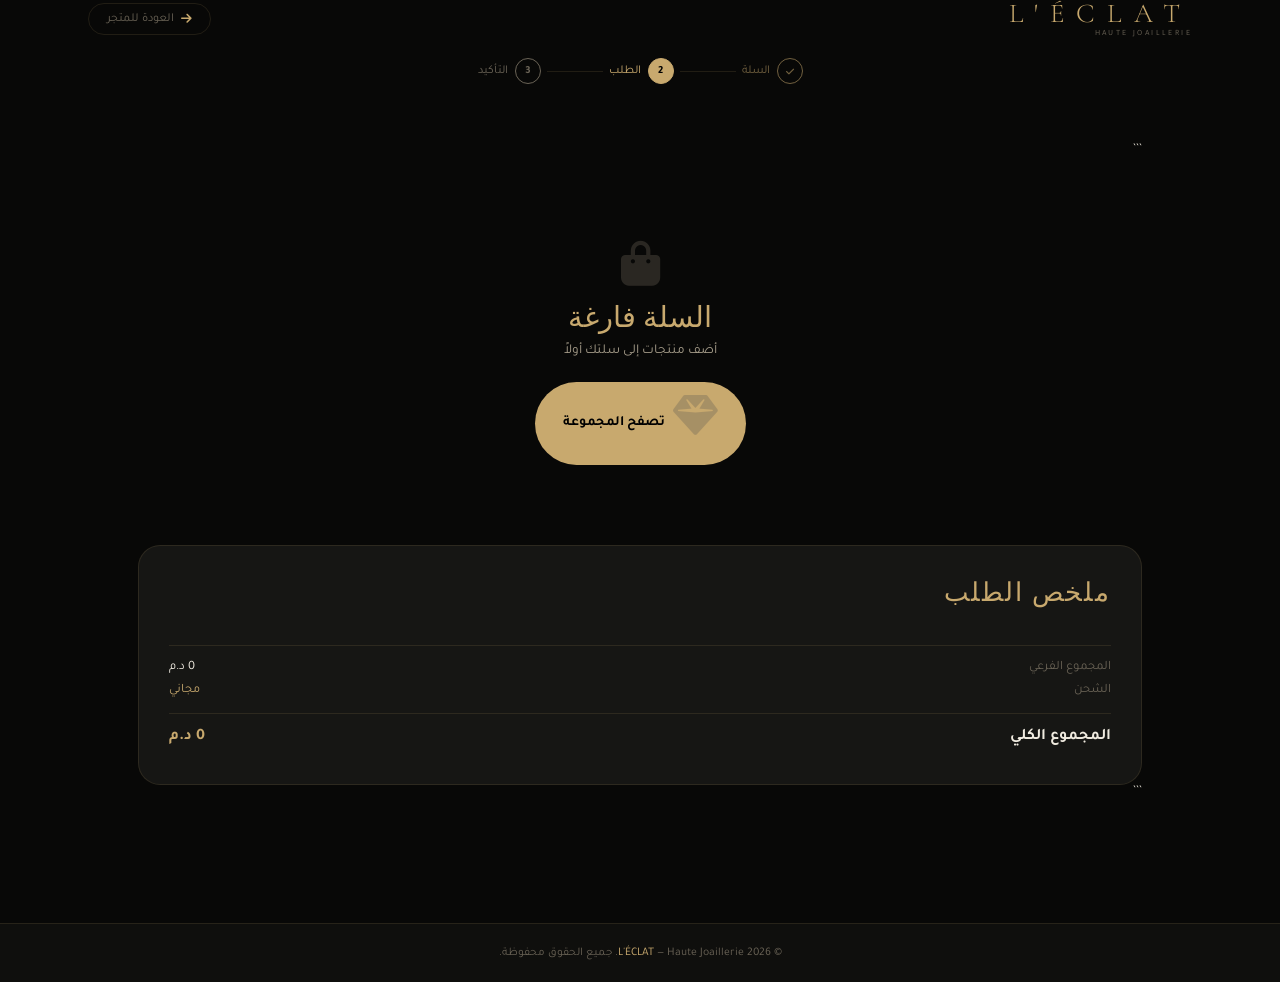
<file: checkout.html>
<!DOCTYPE html>

<html lang="ar" dir="rtl">
<head>
  <meta charset="UTF-8" />
  <meta name="viewport" content="width=device-width, initial-scale=1.0" />
  <title>إتمام الشراء — L'ÉCLAT</title>
  <link rel="preconnect" href="https://fonts.googleapis.com" />
  <link rel="preconnect" href="https://fonts.gstatic.com" crossorigin />
  <link href="https://fonts.googleapis.com/css2?family=Cormorant+Garamond:ital,wght@0,300;0,400;1,400&family=Tajawal:wght@300;400;500;700&display=swap" rel="stylesheet" />
  <link rel="stylesheet" href="https://cdnjs.cloudflare.com/ajax/libs/font-awesome/6.5.0/css/all.min.css" crossorigin="anonymous" />
  <style>
    :root {
      --gold: #c8a96e;
      --gold-l: #e2c98c;
      --gold-dim: rgba(200,169,110,.13);
      --bg: #080807;
      --bg2: #0f0f0d;
      --bg3: #161614;
      --sf: #1c1b18;
      --line: rgba(200,169,110,.13);
      --txt: #f0ebe0;
      --ts: #a89f8c;
      --tm: #6a6356;
      --r: 14px;
      --rl: 22px;
      --rp: 999px;
      --hh: 64px;
      --tr: .3s cubic-bezier(.4,0,.2,1);
      --fd: 'Cormorant Garamond', Georgia, serif;
    }
    *, *::before, *::after { margin:0; padding:0; box-sizing:border-box; }
    html { overflow-x:hidden; scroll-behavior:smooth; }
    body {
      font-family: 'Tajawal', sans-serif;
      background: var(--bg);
      color: var(--txt);
      direction: rtl;
      overflow-x: hidden;
      min-height: 100vh;
    }
    ::-webkit-scrollbar { width:4px; }
    ::-webkit-scrollbar-track { background:var(--bg); }
    ::-webkit-scrollbar-thumb { background:var(--gold-dim); border-radius:4px; }
    a { color:inherit; text-decoration:none; }
    :focus-visible { outline:2px solid var(--gold); outline-offset:3px; border-radius:4px; }

```
/* ── NAV ── */
.nav {
  position: sticky; top: 0; z-index: 500;
  height: var(--hh);
  border-bottom: 1px solid var(--line);
  backdrop-filter: blur(20px);
  background: rgba(8,8,7,.9);
}
.nav-in {
  max-width: 1200px; margin-inline: auto;
  padding-inline: clamp(16px,4vw,48px);
  height: 100%; display: flex; align-items: center; justify-content: space-between;
}
.brand { display:flex; flex-direction:column; line-height:1; }
.bn {
  font-family: var(--fd); color: var(--gold);
  font-size: clamp(1.2rem,3vw,1.7rem);
  font-weight: 300; letter-spacing: clamp(.15em,1.5vw,.45em); text-transform: uppercase;
}
.bs { font-size:.5rem; letter-spacing:.3em; color:var(--tm); text-transform:uppercase; margin-top:3px; }
.back-link {
  display: inline-flex; align-items: center; gap:7px;
  padding: 8px 18px; border: 1px solid var(--line); border-radius: var(--rp);
  color: var(--tm); font-size: .76rem; font-family: inherit;
  background: none; cursor: pointer; transition: all var(--tr);
}
.back-link:hover { border-color: var(--gold); color: var(--gold); }
.back-link i { color: var(--gold); }

/* ── STEPS ── */
.steps {
  max-width: 1200px; margin-inline: auto;
  padding: 20px clamp(16px,4vw,48px);
  display: flex; align-items: center; justify-content: center; gap:0;
}
.stp { display:flex; align-items:center; gap:7px; font-size:.75rem; color:var(--tm); }
.stp.active { color:var(--gold); }
.stp.done   { color:var(--gold); opacity:.55; }
.stp-c {
  width:26px; height:26px; border-radius:50%;
  border:1px solid currentColor;
  display:flex; align-items:center; justify-content:center;
  font-size:.68rem; font-weight:700; flex-shrink:0;
}
.stp.active .stp-c { background:var(--gold); border-color:var(--gold); color:#000; }
.stp-line { width:clamp(20px,5vw,56px); height:1px; background:var(--line); margin:0 6px; }

/* ── LAYOUT ── */
.wrap {
  max-width: 1100px; margin-inline: auto;
  padding: clamp(20px,3vw,40px) clamp(16px,4vw,48px);
}
.grid {
  display: grid; grid-template-columns: 1.2fr 1fr;
  gap: clamp(16px,3vw,36px); align-items: start;
}
@media(max-width:780px) { .grid { grid-template-columns:1fr; } }

/* ── CARDS ── */
.card {
  background: var(--bg3); border: 1px solid var(--line);
  border-radius: var(--rl); padding: clamp(20px,3vw,34px);
}
.card + .card { margin-top: 14px; }
.card-h { font-family:var(--fd); font-size:clamp(1.2rem,2.5vw,1.65rem); font-weight:300; color:var(--gold); letter-spacing:.07em; margin-bottom:5px; }
.card-s { font-size:.78rem; color:var(--tm); margin-bottom:20px; }

/* ── FORM ── */
.fg { margin-bottom:14px; }
.frow { display:grid; grid-template-columns:1fr 1fr; gap:12px; }
@media(max-width:480px) { .frow { grid-template-columns:1fr; } }
.fl {
  display:block; font-size:.63rem; letter-spacing:.12em;
  text-transform:uppercase; color:var(--tm); margin-bottom:6px;
}
.fi {
  width:100%; padding:12px 14px;
  background:var(--sf); border:1px solid var(--line);
  border-radius:var(--r); color:var(--txt);
  font-family:'Tajawal',sans-serif; font-size:.86rem;
  outline:none; transition:border-color var(--tr), box-shadow var(--tr);
}
.fi::placeholder { color:var(--tm); }
.fi:focus { border-color:var(--gold); box-shadow:0 0 0 3px rgba(200,169,110,.1); }

/* ── SUBMIT ── */
.submit-btn {
  width:100%; padding:14px;
  background:var(--gold); border:none; border-radius:var(--rp);
  color:#000; font-family:'Tajawal',sans-serif;
  font-size:.95rem; font-weight:700; letter-spacing:.05em;
  cursor:pointer; transition:all var(--tr);
  display:flex; align-items:center; justify-content:center; gap:9px;
  margin-top:6px;
}
.submit-btn:hover:not(:disabled) { background:var(--gold-l); transform:translateY(-2px); box-shadow:0 10px 24px rgba(200,169,110,.25); }
.submit-btn:disabled { opacity:.4; cursor:not-allowed; transform:none; }
.secure {
  display:flex; align-items:center; gap:7px; justify-content:center;
  margin-top:10px; font-size:.7rem; color:var(--tm);
}
.secure i { color:var(--gold); }

/* ── ERROR ── */
.err {
  margin-top:10px; padding:10px 14px; border-radius:var(--r);
  font-size:.8rem; font-weight:500;
  background:rgba(192,57,43,.1); border:1px solid #c0392b; color:#e74c3c;
  display:none;
}
.err.show { display:block; }

/* ── SUMMARY ── */
.summary {
  background:var(--bg3); border:1px solid var(--line);
  border-radius:var(--rl); padding:clamp(20px,3vw,30px);
  position:sticky; top:calc(var(--hh) + 14px);
}
.s-items { display:flex; flex-direction:column; gap:13px; margin-bottom:18px; max-height:300px; overflow-y:auto; }
.s-item { display:flex; gap:11px; align-items:center; }
.s-img { width:56px; height:56px; object-fit:cover; border-radius:10px; border:1px solid var(--line); flex-shrink:0; }
.s-info { flex:1; min-width:0; }
.s-name { font-size:.8rem; font-weight:600; white-space:nowrap; overflow:hidden; text-overflow:ellipsis; margin-bottom:2px; }
.s-qty { font-size:.7rem; color:var(--tm); }
.s-price { font-size:.85rem; font-weight:700; color:var(--gold); white-space:nowrap; }
.s-div { height:1px; background:var(--line); margin:14px 0; }
.s-row { display:flex; justify-content:space-between; font-size:.8rem; margin-bottom:7px; }
.s-row span:first-child { color:var(--tm); }
.s-row.total { font-size:1rem; font-weight:700; color:var(--gold); margin-top:6px; }
.s-row.total span:first-child { color:var(--txt); }

/* ── EMPTY STATE ── */
.empty {
  text-align:center; padding:80px 20px; display:none;
}
.empty i { font-size:2.8rem; color:var(--tm); display:block; margin-bottom:14px; opacity:.35; }
.empty h2 { font-family:var(--fd); font-size:1.8rem; font-weight:300; color:var(--gold); margin-bottom:8px; }
.empty p { font-size:.85rem; color:var(--ts); margin-bottom:22px; }
.go-shop {
  display:inline-flex; align-items:center; gap:8px;
  padding:12px 28px; background:var(--gold); border:none; border-radius:var(--rp);
  color:#000; font-family:'Tajawal',sans-serif; font-size:.88rem; font-weight:700;
  cursor:pointer; transition:all var(--tr);
}
.go-shop:hover { background:var(--gold-l); transform:translateY(-2px); }

/* ── SUCCESS STATE ── */
.success {
  text-align:center; padding:72px 20px; display:none;
}
.success-icon {
  width:76px; height:76px; border-radius:50%;
  background:var(--gold-dim); border:1px solid var(--gold);
  display:flex; align-items:center; justify-content:center;
  margin:0 auto 18px; font-size:1.9rem; color:var(--gold);
}
.success h2 { font-family:var(--fd); font-size:clamp(1.8rem,4vw,2.6rem); font-weight:300; color:var(--gold); letter-spacing:.1em; margin-bottom:12px; }
.success p { font-size:.9rem; color:var(--ts); margin-bottom:8px; line-height:1.75; }
.order-n { font-size:.72rem; color:var(--tm); letter-spacing:.1em; margin:14px 0 26px; }
.order-n span { color:var(--gold); font-weight:700; }
.home-btn {
  display:inline-flex; align-items:center; gap:8px;
  padding:13px 30px; background:var(--gold); border:none; border-radius:var(--rp);
  color:#000; font-family:'Tajawal',sans-serif; font-size:.9rem; font-weight:700;
  cursor:pointer; transition:all var(--tr);
}
.home-btn:hover { background:var(--gold-l); transform:translateY(-2px); }

/* ── FOOTER ── */
.foot {
  border-top:1px solid var(--line); background:var(--bg2);
  padding:22px clamp(16px,4vw,48px); margin-top:clamp(48px,8vw,80px);
  text-align:center;
}
.foot p { font-size:.73rem; color:var(--tm); }
.foot a { color:var(--gold); }

.au { opacity:0; transform:translateY(16px); animation:aup .55s ease forwards; }
@keyframes aup { to { opacity:1; transform:none; } }
.d1 { animation-delay:.06s; } .d2 { animation-delay:.14s; }
```

  </style>
</head>
<body>

  <!-- NAV -->

  <header class="nav">
    <div class="nav-in">
      <a href="index.html" class="brand">
        <span class="bn">L'ÉCLAT</span>
        <span class="bs">Haute Joaillerie</span>
      </a>
      <a href="index.html" class="back-link">
        <i class="fas fa-arrow-right" aria-hidden="true"></i>
        العودة للمتجر
      </a>
    </div>
  </header>

  <!-- STEPS -->

  <div class="steps">
    <div class="stp done" id="stp1">
      <div class="stp-c"><i class="fas fa-check" style="font-size:.58rem;"></i></div>
      <span>السلة</span>
    </div>
    <div class="stp-line"></div>
    <div class="stp active" id="stp2">
      <div class="stp-c">2</div>
      <span>الطلب</span>
    </div>
    <div class="stp-line"></div>
    <div class="stp" id="stp3">
      <div class="stp-c">3</div>
      <span>التأكيد</span>
    </div>
  </div>

  <main class="wrap">

```
<!-- EMPTY -->
<div class="empty" id="empty-state">
  <i class="fas fa-shopping-bag" aria-hidden="true"></i>
  <h2>السلة فارغة</h2>
  <p>أضف منتجات إلى سلتك أولاً</p>
  <a href="index.html" class="go-shop">
    <i class="fas fa-gem" aria-hidden="true"></i>
    تصفح المجموعة
  </a>
</div>

<!-- SUCCESS -->
<div class="success" id="success-state">
  <div class="success-icon"><i class="fas fa-check" aria-hidden="true"></i></div>
  <h2>تم تأكيد طلبك!</h2>
  <p>شكراً لثقتكم بـ L'ÉCLAT<br>سنتواصل معكم قريباً لتأكيد موعد التوصيل</p>
  <p class="order-n">رقم الطلب: <span id="order-num">#LC-000000</span></p>
  <a href="index.html" class="home-btn">
    <i class="fas fa-home" aria-hidden="true"></i>
    العودة للرئيسية
  </a>
</div>

<!-- MAIN GRID -->
<div class="grid" id="checkout-grid">

  <!-- LEFT: FORM -->
  <div>

    <!-- DELIVERY -->
    <div class="card au d1">
      <h2 class="card-h">معلومات التوصيل</h2>
      <p class="card-s">سنوصل طلبك في أقرب وقت ممكن</p>

      <div class="frow">
        <div class="fg">
          <label class="fl" for="c-fname">الاسم</label>
          <input type="text" id="c-fname" class="fi" placeholder="محمد" autocomplete="given-name" />
        </div>
        <div class="fg">
          <label class="fl" for="c-lname">اللقب</label>
          <input type="text" id="c-lname" class="fi" placeholder="الأمين" autocomplete="family-name" />
        </div>
      </div>

      <div class="fg">
        <label class="fl" for="c-phone">الهاتف</label>
        <input type="tel" id="c-phone" class="fi" placeholder="+212 6xx xxx xxx" autocomplete="tel" dir="ltr" />
      </div>

      <div class="fg">
        <label class="fl" for="c-addr">العنوان</label>
        <input type="text" id="c-addr" class="fi" placeholder="الشارع، الحي..." autocomplete="street-address" />
      </div>

      <div class="fg">
        <label class="fl" for="c-city">المدينة</label>
        <input type="text" id="c-city" class="fi" placeholder="أكتب اسم مدينتك..." autocomplete="address-level2" />
      </div>
    </div>

      <div class="err" id="form-err" role="alert" aria-live="polite"></div>

      <button class="submit-btn" id="place-btn" type="button">
        <i class="fas fa-check" aria-hidden="true"></i>
        تأكيد الطلب
      </button>

      <div class="secure">
        <i class="fas fa-shield-alt" aria-hidden="true"></i>
        <span>سيتم التواصل معك لتأكيد الطلب وترتيب الدفع</span>
      </div>
    </div>

  </div>

  <!-- RIGHT: SUMMARY -->
  <div class="summary au d1">
    <h2 class="card-h" style="margin-bottom:18px;">ملخص الطلب</h2>

    <div class="s-items" id="s-items"></div>

    <div class="s-div"></div>
    <div class="s-row"><span>المجموع الفرعي</span><span id="s-sub">0 د.م</span></div>
    <div class="s-row"><span>الشحن</span><span style="color:var(--gold);">مجاني</span></div>
    <div class="s-div"></div>
    <div class="s-row total"><span>المجموع الكلي</span><span id="s-total">0 د.م</span></div>
  </div>

</div>
```

  </main>

  <footer class="foot">
    <p>© 2026 <a href="index.html">L'ÉCLAT</a> — Haute Joaillerie. جميع الحقوق محفوظة.</p>
  </footer>

  <script data-cfasync='false'>
  'use strict';

  var cartItems = [];

  /* Load cart */
  try {
    var r1 = sessionStorage.getItem('leclat-checkout-cart');
    if (r1) { cartItems = JSON.parse(r1); }
    if (!cartItems || cartItems.length === 0) {
      var r2 = localStorage.getItem('leclat-cart');
      if (r2) { cartItems = JSON.parse(r2); }
    }
  } catch(e) { cartItems = []; }

  if (!cartItems || cartItems.length === 0) {
    document.getElementById('empty-state').style.display = 'block';
    document.getElementById('checkout-grid').style.display = 'none';
  } else {
    renderSummary();
  }

  function fmt(n) {
    return n.toLocaleString('ar-MA') + ' د.م';
  }

  function renderSummary() {
    var box = document.getElementById('s-items');
    box.innerHTML = '';
    var sub = 0;
    cartItems.forEach(function(item) {
      sub += item.price * item.qty;
      var d = document.createElement('div');
      d.className = 's-item';
      d.innerHTML =
        '<img class="s-img" src="' + item.img + '" alt="' + item.name + '" loading="lazy" />' +
        '<div class="s-info">' +
          '<p class="s-name">' + item.name + '</p>' +
          '<p class="s-qty">الكمية: ' + item.qty + '</p>' +
        '</div>' +
        '<span class="s-price">' + fmt(item.price * item.qty) + '</span>';
      box.appendChild(d);
    });
    document.getElementById('s-sub').textContent   = fmt(sub);
    document.getElementById('s-total').textContent = fmt(sub);
  }


  /* Validation helpers */
  function showErr(msg) {
    var el = document.getElementById('form-err');
    el.textContent = msg;
    el.classList.add('show');
    el.scrollIntoView({ behavior:'smooth', block:'nearest' });
  }
  function hideErr() {
    document.getElementById('form-err').classList.remove('show');
  }

  /* Place order */
  document.getElementById('place-btn').addEventListener('click', function() {
    hideErr();

    var fname = document.getElementById('c-fname').value.trim();
    var lname = document.getElementById('c-lname').value.trim();
    var phone = document.getElementById('c-phone').value.trim();
    var addr  = document.getElementById('c-addr').value.trim();
    var city  = document.getElementById('c-city').value.trim();

    if (!fname) { showErr('يرجى إدخال اسمك'); return; }
    if (!lname) { showErr('يرجى إدخال لقبك'); return; }
    if (!phone) { showErr('يرجى إدخال رقم الهاتف'); return; }
    if (!addr)  { showErr('يرجى إدخال عنوان التوصيل'); return; }
    if (!city)  { showErr('يرجى إدخال اسم المدينة'); return; }

    var btn = document.getElementById('place-btn');
    btn.disabled = true;
    btn.innerHTML = '<i class="fas fa-spinner fa-spin" aria-hidden="true"></i> جاري التأكيد...';

    setTimeout(function() {
      try {
        localStorage.removeItem('leclat-cart');
        sessionStorage.removeItem('leclat-checkout-cart');
        sessionStorage.removeItem('leclat-checkout-total');
      } catch(e) {}

      var num = '#LC-' + Math.floor(100000 + Math.random() * 900000);
      document.getElementById('order-num').textContent = num;

      document.getElementById('checkout-grid').style.display = 'none';
      document.getElementById('success-state').style.display = 'block';

      var s2 = document.getElementById('stp2');
      s2.className = 'stp done';
      s2.querySelector('.stp-c').innerHTML = '<i class="fas fa-check" style="font-size:.58rem;"></i>';
      var s3 = document.getElementById('stp3');
      s3.className = 'stp active';
      s3.querySelector('.stp-c').innerHTML = '<i class="fas fa-check" style="font-size:.58rem;"></i>';

      window.scrollTo({ top:0, behavior:'smooth' });
    }, 1500);
  });


  </script>

</body>
</html>
</file>
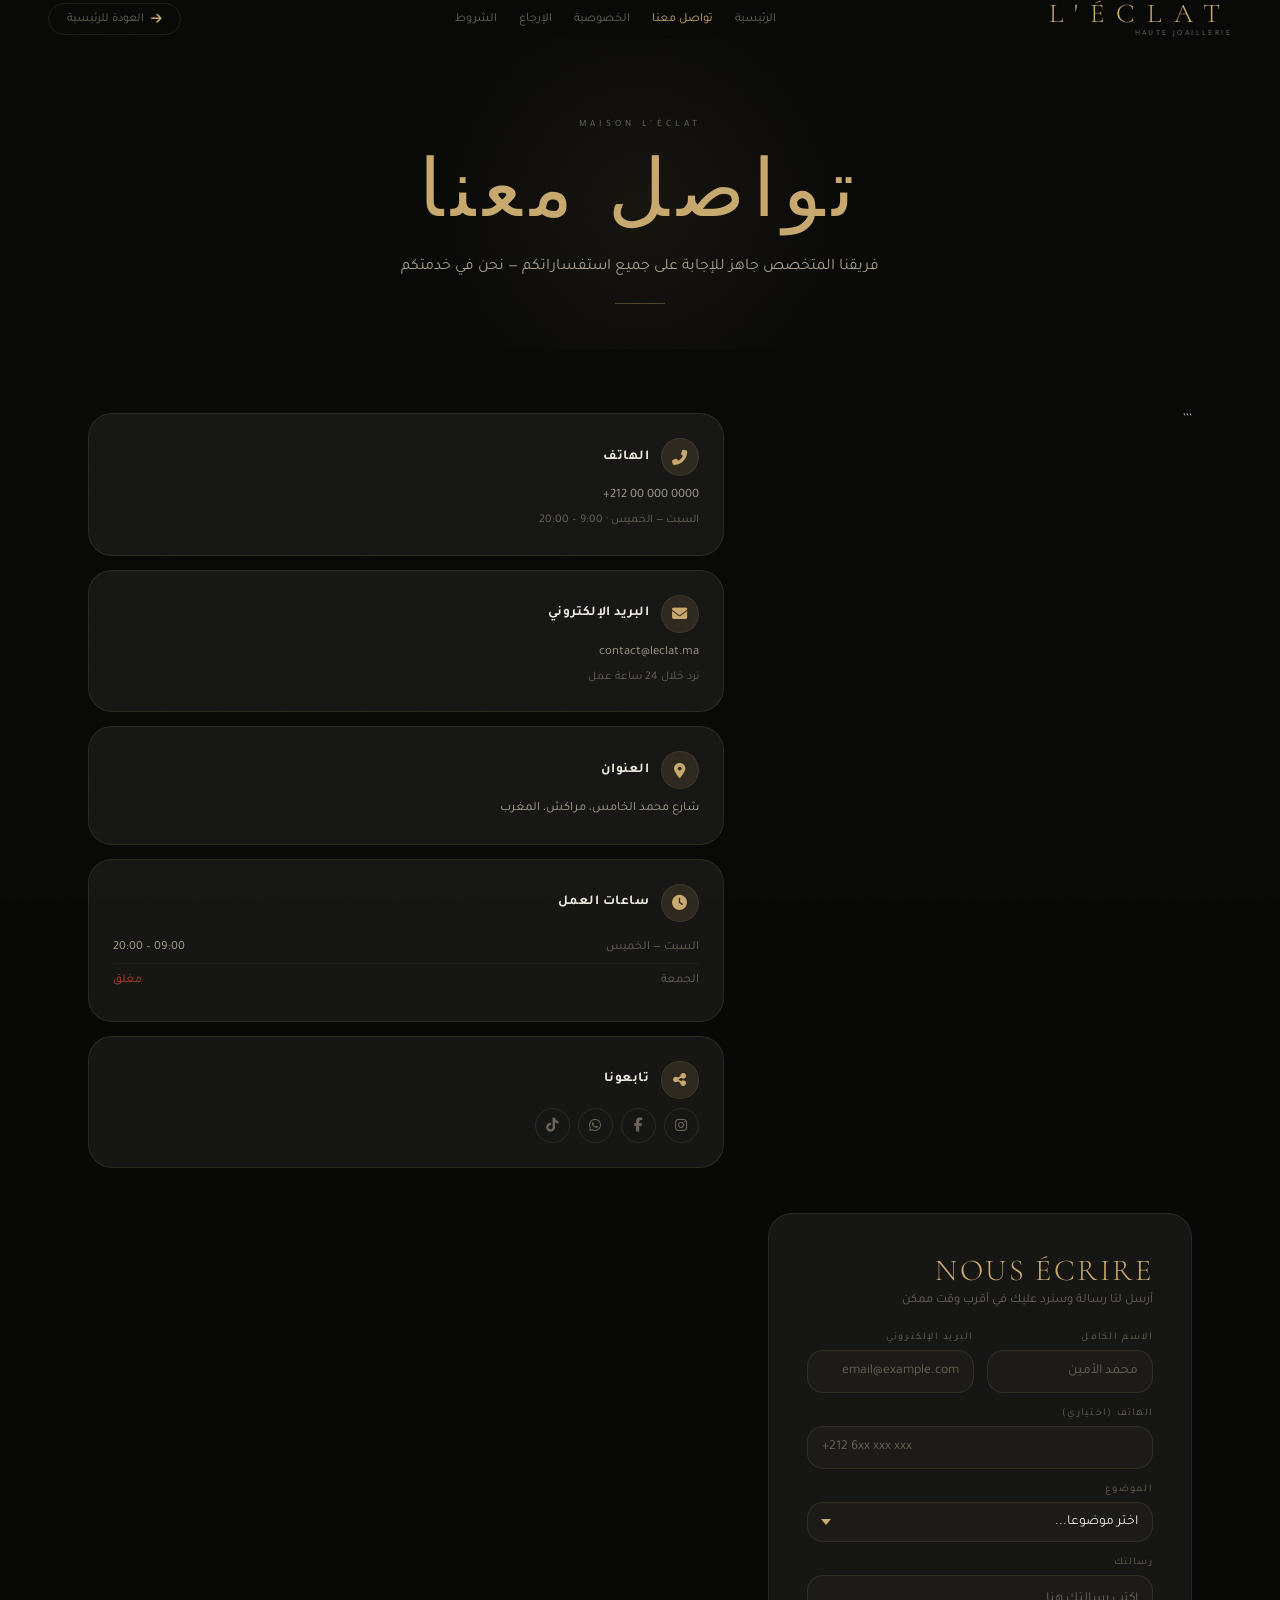
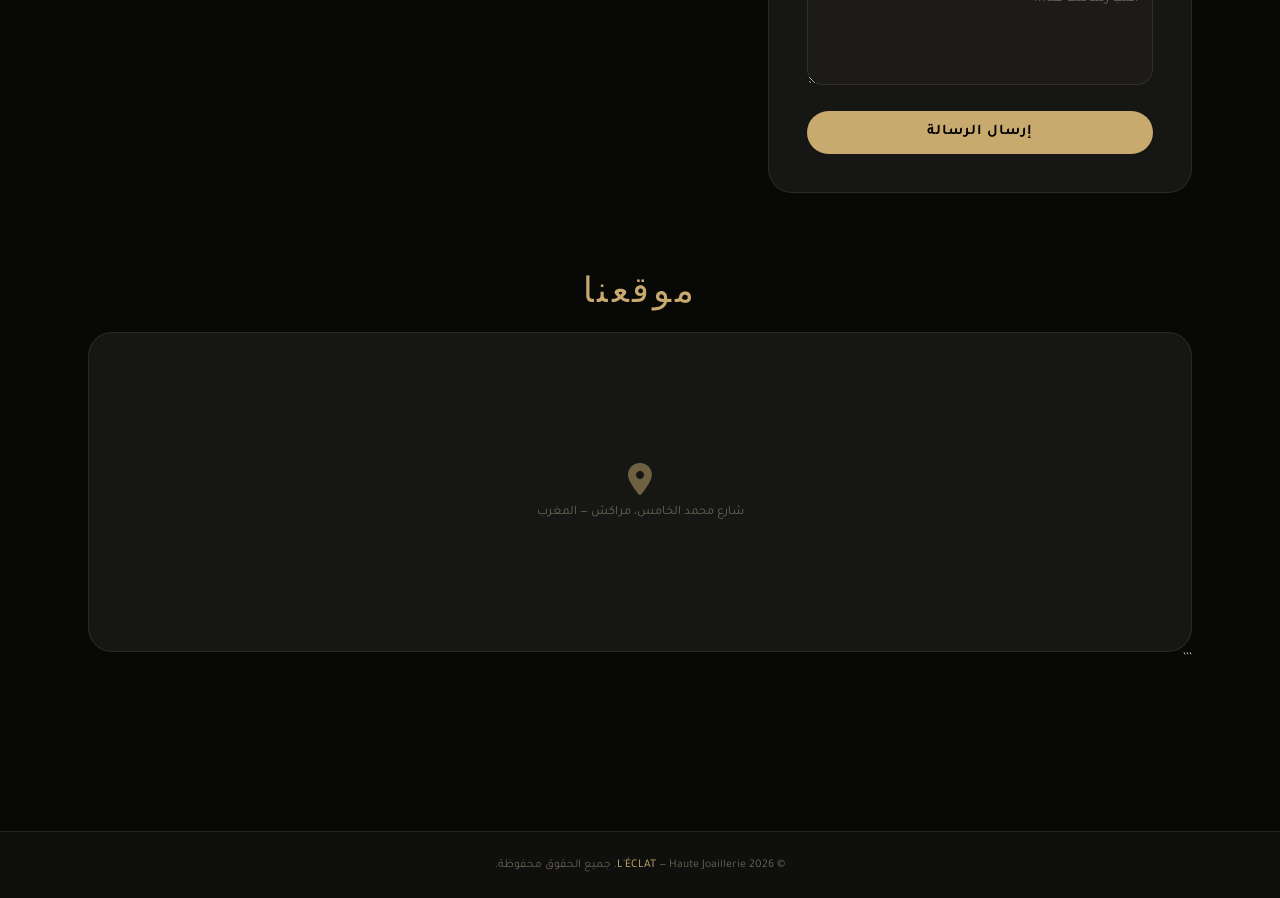
<file: contact.html>
<!DOCTYPE html>

<html lang="ar" dir="rtl">
<head>
  <meta charset="UTF-8" />
  <meta name="viewport" content="width=device-width, initial-scale=1.0" />
  <title>تواصل معنا — L'ÉCLAT</title>
  <link rel="preconnect" href="https://fonts.googleapis.com" />
  <link rel="preconnect" href="https://fonts.gstatic.com" crossorigin />
  <link href="https://fonts.googleapis.com/css2?family=Cormorant+Garamond:ital,wght@0,300;0,400;1,400&family=Tajawal:wght@300;400;500;700&display=swap" rel="stylesheet" />
  <link rel="stylesheet" href="https://cdnjs.cloudflare.com/ajax/libs/font-awesome/6.5.0/css/all.min.css" crossorigin="anonymous" />
  <style>
    :root{
      --gold:#c8a96e;--gold-l:#e2c98c;--gold-dim:rgba(200,169,110,.13);
      --bg:#080807;--bg2:#0f0f0d;--bg3:#161614;--sf:#1c1b18;
      --line:rgba(200,169,110,.13);
      --txt:#f0ebe0;--ts:#a89f8c;--tm:#6a6356;
      --r:16px;--rl:24px;--rp:999px;--hh:68px;
      --sg:0 12px 40px rgba(200,169,110,.18);
      --tr:.3s cubic-bezier(.4,0,.2,1);
      --fd:'Cormorant Garamond',Georgia,serif;
    }
    *,*::before,*::after{margin:0;padding:0;box-sizing:border-box;}
    html{overflow-x:hidden;scroll-behavior:smooth;}
    body{font-family:'Tajawal',sans-serif;background:var(--bg);color:var(--txt);direction:rtl;overflow-x:hidden;min-height:100vh;}
    body::after{content:'';position:fixed;inset:0;pointer-events:none;z-index:9999;opacity:.022;background-image:url("data:image/svg+xml,%3Csvg xmlns='http://www.w3.org/2000/svg' width='200' height='200'%3E%3Cfilter id='n'%3E%3CfeTurbulence type='fractalNoise' baseFrequency='.85' numOctaves='4' stitchTiles='stitch'/%3E%3C/filter%3E%3Crect width='200' height='200' filter='url(%23n)'/%3E%3C/svg%3E");}
    ::-webkit-scrollbar{width:4px;} ::-webkit-scrollbar-track{background:var(--bg);} ::-webkit-scrollbar-thumb{background:var(--gold-dim);border-radius:4px;}
    a{color:inherit;text-decoration:none;} :focus-visible{outline:2px solid var(--gold);outline-offset:3px;border-radius:4px;}

```
.nav{position:sticky;top:0;z-index:500;height:var(--hh);border-bottom:1px solid var(--line);backdrop-filter:blur(20px);background:rgba(8,8,7,.88);}
.nav-in{max-width:1300px;margin-inline:auto;padding-inline:clamp(16px,4vw,48px);height:100%;display:flex;align-items:center;justify-content:space-between;gap:12px;}
.brand{display:flex;flex-direction:column;line-height:1;}
.bn{font-family:var(--fd);color:var(--gold);font-size:clamp(1.2rem,3vw,1.7rem);font-weight:300;letter-spacing:clamp(.15em,1.5vw,.45em);text-transform:uppercase;}
.bs{font-size:.5rem;letter-spacing:.3em;color:var(--tm);text-transform:uppercase;margin-top:3px;}
.nl{display:flex;gap:22px;list-style:none;}
.nl a{font-size:.78rem;color:var(--tm);transition:color var(--tr);}
.nl a:hover,.nl a.cur{color:var(--gold);}
@media(max-width:600px){.nl{display:none;}}
.back{display:inline-flex;align-items:center;gap:7px;padding:8px 18px;border:1px solid var(--line);border-radius:var(--rp);color:var(--tm);font-size:.76rem;font-family:inherit;background:none;cursor:pointer;transition:all var(--tr);}
.back:hover{border-color:var(--gold);color:var(--gold);}
.back i{color:var(--gold);}

.hero{text-align:center;padding:clamp(56px,9vh,100px) clamp(16px,4vw,48px) clamp(36px,5vh,60px);position:relative;overflow:hidden;}
.hero::before{content:'';position:absolute;top:-60px;left:50%;transform:translateX(-50%);width:min(460px,100%);height:460px;pointer-events:none;background:radial-gradient(circle,rgba(200,169,110,.08) 0%,transparent 65%);}
.ey{font-size:.6rem;letter-spacing:.45em;text-transform:uppercase;color:var(--tm);margin-bottom:12px;}
.ht{font-family:var(--fd);font-size:clamp(2.2rem,7vw,5rem);font-weight:300;color:var(--gold);letter-spacing:.1em;margin-bottom:14px;}
.hd{font-size:clamp(.88rem,2vw,1rem);color:var(--ts);max-width:min(480px,90%);margin-inline:auto;line-height:1.75;}
.gr{width:50px;height:1px;background:var(--gold);margin:22px auto 0;opacity:.35;}

.wrap{max-width:1200px;margin-inline:auto;padding:clamp(32px,5vw,72px) clamp(16px,4vw,48px);}

.cgrid{display:grid;grid-template-columns:1fr 1.5fr;gap:clamp(20px,3.5vw,48px);align-items:start;}
@media(max-width:780px){.cgrid{grid-template-columns:1fr;}}

.istack{display:flex;flex-direction:column;gap:14px;}
.ic{background:var(--bg3);border:1px solid var(--line);border-radius:var(--rl);padding:clamp(16px,2.5vw,24px);transition:all var(--tr);}
.ic:hover{border-color:var(--gold);box-shadow:var(--sg);}
.ich{display:flex;align-items:center;gap:11px;margin-bottom:9px;}
.ici{width:38px;height:38px;border-radius:50%;flex-shrink:0;background:var(--gold-dim);border:1px solid var(--line);display:flex;align-items:center;justify-content:center;font-size:.95rem;color:var(--gold);}
.ich h3{font-size:.85rem;font-weight:600;letter-spacing:.04em;}
.icb{font-size:.8rem;color:var(--ts);line-height:1.65;}
.icb a:hover{color:var(--gold);}

.htbl{width:100%;border-collapse:collapse;font-size:.78rem;}
.htbl tr{border-bottom:1px solid rgba(200,169,110,.06);}
.htbl tr:last-child{border-bottom:none;}
.htbl td{padding:6px 0;color:var(--tm);}
.htbl td:last-child{color:var(--ts);text-align:left;}
.cl{color:#c0392b !important;}

.srow{display:flex;gap:8px;margin-top:9px;}
.sb{width:35px;height:35px;border-radius:50%;border:1px solid var(--line);background:none;color:var(--tm);font-size:.88rem;display:flex;align-items:center;justify-content:center;transition:all var(--tr);cursor:pointer;}
.sb:hover{border-color:var(--gold);color:var(--gold);background:var(--gold-dim);}

.fcard{background:var(--bg3);border:1px solid var(--line);border-radius:var(--rl);padding:clamp(22px,3.5vw,38px);}
.fh{margin-bottom:22px;}
.fh h2{font-family:var(--fd);font-size:clamp(1.4rem,3vw,1.9rem);font-weight:300;color:var(--gold);letter-spacing:.08em;}
.fh p{font-size:.8rem;color:var(--tm);margin-top:4px;}

.frow{display:grid;grid-template-columns:1fr 1fr;gap:13px;}
@media(max-width:480px){.frow{grid-template-columns:1fr;}}
.fg{margin-bottom:14px;}
.fl{display:block;font-size:.65rem;letter-spacing:.12em;text-transform:uppercase;color:var(--tm);margin-bottom:6px;}
.fi,.fsel,.fta{width:100%;padding:12px 14px;background:var(--sf);border:1px solid var(--line);border-radius:var(--r);color:var(--txt);font-family:'Tajawal',sans-serif;font-size:.86rem;outline:none;transition:border-color var(--tr),box-shadow var(--tr);}
.fi::placeholder,.fta::placeholder{color:var(--tm);}
.fi:focus,.fsel:focus,.fta:focus{border-color:var(--gold);box-shadow:0 0 0 3px rgba(200,169,110,.1);}
.fta{resize:vertical;min-height:110px;line-height:1.6;}
.fsel{appearance:none;-webkit-appearance:none;cursor:pointer;background-image:url("data:image/svg+xml,%3Csvg xmlns='http://www.w3.org/2000/svg' width='10' height='6'%3E%3Cpath fill='%23c8a96e' d='M0 0l5 6 5-6z'/%3E%3C/svg%3E");background-repeat:no-repeat;background-position:left 13px center;padding-left:32px;}
.fsel option{background:var(--bg2);}
.sbtn{width:100%;padding:13px;background:var(--gold);border:none;border-radius:var(--rp);color:#000;font-family:'Tajawal',sans-serif;font-size:.92rem;font-weight:700;letter-spacing:.06em;cursor:pointer;transition:all var(--tr);margin-top:4px;}
.sbtn:hover{background:var(--gold-l);transform:translateY(-2px);box-shadow:0 10px 26px rgba(200,169,110,.28);}
.sbtn:disabled{opacity:.45;cursor:not-allowed;transform:none;}
.fst{margin-top:11px;padding:11px 14px;border-radius:var(--r);font-size:.8rem;font-weight:500;display:none;}
.fst.ok{background:rgba(200,169,110,.1);border:1px solid var(--gold);color:var(--gold);display:block;}
.fst.er{background:rgba(192,57,43,.1);border:1px solid #c0392b;color:#e74c3c;display:block;}

.msec{margin-top:clamp(48px,6vw,80px);}
.msec h2{font-family:var(--fd);font-size:clamp(1.5rem,3vw,2.2rem);font-weight:300;color:var(--gold);letter-spacing:.1em;text-align:center;margin-bottom:20px;}
.mbox{width:100%;height:clamp(200px,32vw,320px);background:var(--bg3);border:1px solid var(--line);border-radius:var(--rl);display:flex;align-items:center;justify-content:center;position:relative;overflow:hidden;}
.mbox::before{content:'';position:absolute;inset:0;background:repeating-linear-gradient(0deg,transparent,transparent 39px,rgba(200,169,110,.04) 40px),repeating-linear-gradient(90deg,transparent,transparent 39px,rgba(200,169,110,.04) 40px);}
.mi{text-align:center;position:relative;z-index:1;}
.mi i{font-size:2rem;color:var(--gold);display:block;margin-bottom:10px;opacity:.5;}
.mi p{font-size:.8rem;color:var(--tm);}

.foot{border-top:1px solid var(--line);background:var(--bg2);padding:26px clamp(16px,4vw,48px);margin-top:clamp(56px,8vw,96px);text-align:center;}
.foot p{font-size:.74rem;color:var(--tm);}
.foot a{color:var(--gold);}

.au{opacity:0;transform:translateY(18px);animation:aup .6s ease forwards;}
@keyframes aup{to{opacity:1;transform:none;}}
.d1{animation-delay:.08s;}.d2{animation-delay:.16s;}.d3{animation-delay:.24s;}.d4{animation-delay:.32s;}.d5{animation-delay:.4s;}
```

  </style>
</head>
<body>

  <header class="nav">
    <div class="nav-in">
      <a href="index.html" class="brand">
        <span class="bn">L'ÉCLAT</span>
        <span class="bs">Haute Joaillerie</span>
      </a>
      <nav aria-label="روابط الموقع">
        <ul class="nl">
          <li><a href="index.html">الرئيسية</a></li>
          <li><a href="contact.html" class="cur">تواصل معنا</a></li>
          <li><a href="privacy.html">الخصوصية</a></li>
          <li><a href="returns.html">الإرجاع</a></li>
          <li><a href="terms.html">الشروط</a></li>
        </ul>
      </nav>
      <a href="index.html" class="back">
        <i class="fas fa-arrow-right" aria-hidden="true"></i> العودة للرئيسية
      </a>
    </div>
  </header>

  <div class="hero">
    <p class="ey">Maison L'ÉCLAT</p>
    <h1 class="ht">تواصل معنا</h1>
    <p class="hd">فريقنا المتخصص جاهز للإجابة على جميع استفساراتكم — نحن في خدمتكم</p>
    <div class="gr"></div>
  </div>

  <main class="wrap">
    <div class="cgrid">

```
  <div class="istack">
    <div class="ic au d1">
      <div class="ich"><div class="ici"><i class="fas fa-phone-alt" aria-hidden="true"></i></div><h3>الهاتف</h3></div>
      <div class="icb"><a href="tel:+21200000000" dir="ltr">+212 00 000 0000</a><p style="margin-top:5px;font-size:.74rem;color:var(--tm);">السبت — الخميس · 9:00 – 20:00</p></div>
    </div>

    <div class="ic au d2">
      <div class="ich"><div class="ici"><i class="fas fa-envelope" aria-hidden="true"></i></div><h3>البريد الإلكتروني</h3></div>
      <div class="icb"><a href="mailto:contact@leclat.ma">contact@leclat.ma</a><p style="margin-top:5px;font-size:.74rem;color:var(--tm);">نرد خلال 24 ساعة عمل</p></div>
    </div>

    <div class="ic au d3">
      <div class="ich"><div class="ici"><i class="fas fa-map-marker-alt" aria-hidden="true"></i></div><h3>العنوان</h3></div>
      <div class="icb">شارع محمد الخامس، مراكش، المغرب</div>
    </div>

    <div class="ic au d4">
      <div class="ich"><div class="ici"><i class="fas fa-clock" aria-hidden="true"></i></div><h3>ساعات العمل</h3></div>
      <div class="icb">
        <table class="htbl">
          <tr><td>السبت — الخميس</td><td>09:00 – 20:00</td></tr>
          <tr><td>الجمعة</td><td class="cl">مغلق</td></tr>
        </table>
      </div>
    </div>

    <div class="ic au d5">
      <div class="ich"><div class="ici"><i class="fas fa-share-alt" aria-hidden="true"></i></div><h3>تابعونا</h3></div>
      <div class="icb">
        <div class="srow">
          <a href="#" class="sb" aria-label="Instagram"><i class="fab fa-instagram"></i></a>
          <a href="#" class="sb" aria-label="Facebook"><i class="fab fa-facebook-f"></i></a>
          <a href="#" class="sb" aria-label="WhatsApp"><i class="fab fa-whatsapp"></i></a>
          <a href="#" class="sb" aria-label="TikTok"><i class="fab fa-tiktok"></i></a>
        </div>
      </div>
    </div>
  </div>

  <div class="fcard au d2">
    <div class="fh">
      <h2>NOUS ÉCRIRE</h2>
      <p>أرسل لنا رسالة وسنرد عليك في أقرب وقت ممكن</p>
    </div>
    <div class="frow">
      <div class="fg"><label class="fl" for="fn">الاسم الكامل</label><input type="text" id="fn" class="fi" placeholder="محمد الأمين" autocomplete="name" /></div>
      <div class="fg"><label class="fl" for="fe">البريد الإلكتروني</label><input type="email" id="fe" class="fi" placeholder="email@example.com" autocomplete="email" /></div>
    </div>
    <div class="fg"><label class="fl" for="fp">الهاتف (اختياري)</label><input type="tel" id="fp" class="fi" placeholder="+212 6xx xxx xxx" dir="ltr" /></div>
    <div class="fg">
      <label class="fl" for="fs">الموضوع</label>
      <select id="fs" class="fsel">
        <option value="">اختر موضوعاً...</option>
        <option value="info">استفسار عن منتج</option>
        <option value="order">متابعة طلب</option>
        <option value="custom">تصميم خاص</option>
        <option value="return">إرجاع أو استبدال</option>
        <option value="other">أخرى</option>
      </select>
    </div>
    <div class="fg"><label class="fl" for="fm">رسالتك</label><textarea id="fm" class="fta" placeholder="اكتب رسالتك هنا..."></textarea></div>
    <button class="sbtn" id="sbtn" type="button">إرسال الرسالة</button>
    <div class="fst" id="fst" role="status" aria-live="polite"></div>
  </div>

</div>

<div class="msec">
  <h2>موقعنا</h2>
  <div class="mbox">
    <div class="mi">
      <i class="fas fa-map-marker-alt" aria-hidden="true"></i>
      <p>شارع محمد الخامس، مراكش — المغرب</p>
    </div>
  </div>
</div>
```

  </main>

  <footer class="foot">
    <p>© 2026 <a href="index.html">L'ÉCLAT</a> — Haute Joaillerie. جميع الحقوق محفوظة.</p>
  </footer>

  <script data-cfasync='false'>
  'use strict';
  function valEmail(e){return /^[^\s@]+@[^\s@]+\.[^\s@]{2,}$/.test(e);}
  document.getElementById('sbtn').onclick = function(){
    var n=document.getElementById('fn').value.trim();
    var e=document.getElementById('fe').value.trim();
    var s=document.getElementById('fs').value;
    var m=document.getElementById('fm').value.trim();
    var st=document.getElementById('fst');
    st.className='fst'; st.textContent='';
    if(!n){st.textContent='يرجى إدخال اسمك الكامل';st.className='fst er';return;}
    if(!valEmail(e)){st.textContent='يرجى إدخال بريد إلكتروني صحيح';st.className='fst er';return;}
    if(!s){st.textContent='يرجى اختيار موضوع';st.className='fst er';return;}
    if(!m){st.textContent='يرجى كتابة رسالتك';st.className='fst er';return;}
    var btn=document.getElementById('sbtn');
    btn.disabled=true; btn.textContent='جاري الإرسال...';
    setTimeout(function(){
      st.textContent='✓ تم إرسال رسالتك بنجاح! سنتواصل معك قريباً.';
      st.className='fst ok';
      btn.disabled=false; btn.textContent='إرسال الرسالة';
      document.getElementById('fn').value='';
      document.getElementById('fe').value='';
      document.getElementById('fp').value='';
      document.getElementById('fs').value='';
      document.getElementById('fm').value='';
    },1200);
  };
  </script>

</body>
</html>
</file>
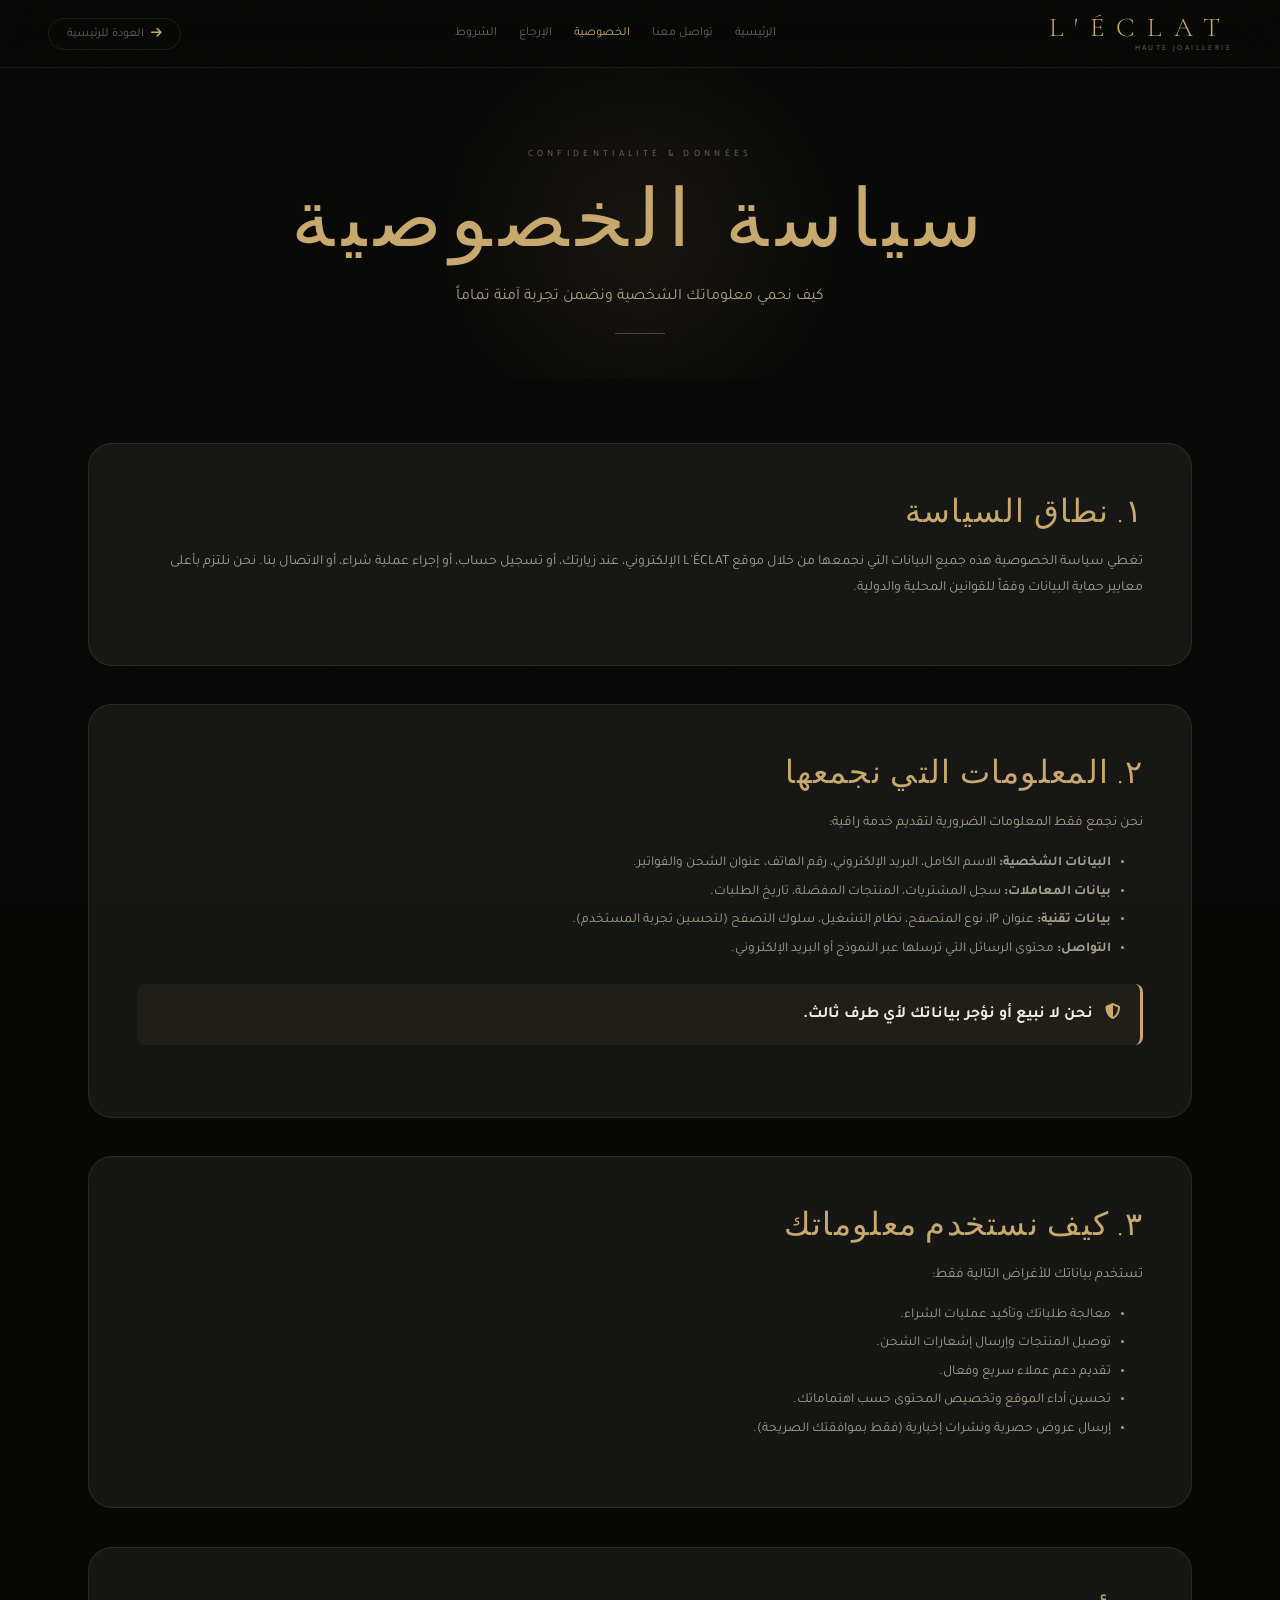
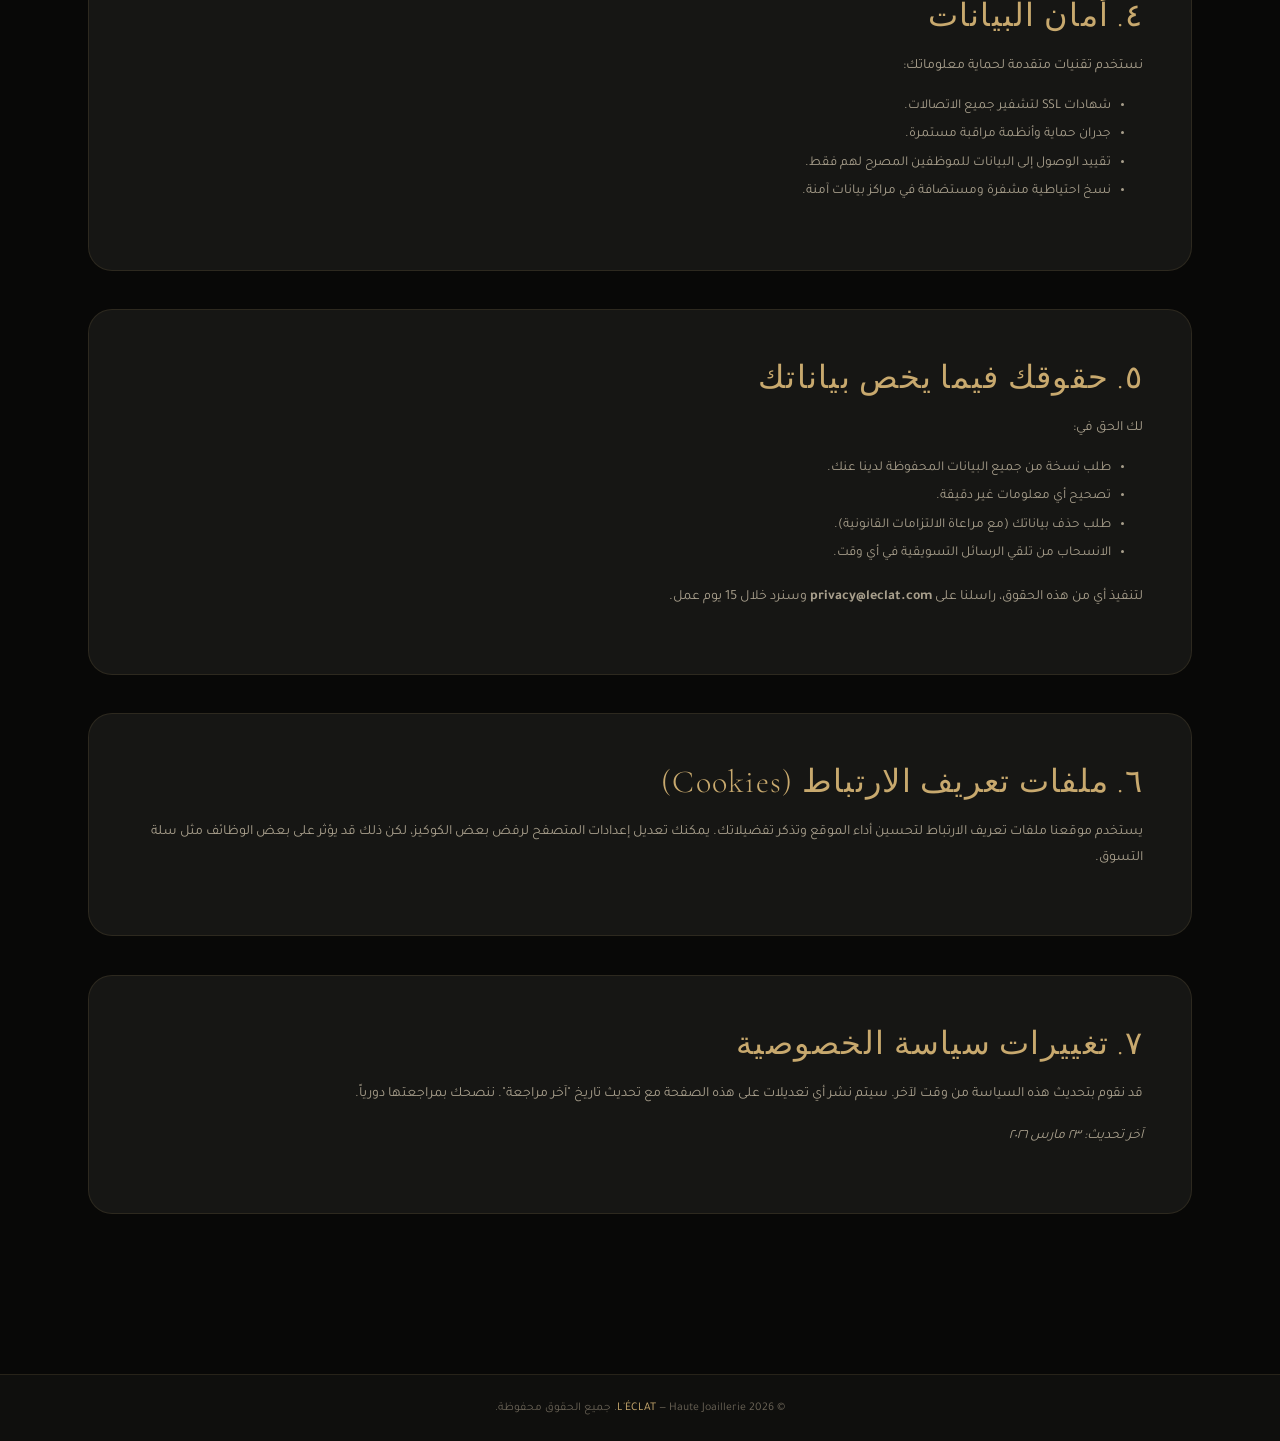
<file: privacy.html>
<!DOCTYPE html>
<html lang="ar" dir="rtl">
<head>
  <meta charset="UTF-8" />
  <meta name="viewport" content="width=device-width, initial-scale=1.0" />
  <title>سياسة الخصوصية — L'ÉCLAT</title>
  <link rel="preconnect" href="https://fonts.googleapis.com" />
  <link rel="preconnect" href="https://fonts.gstatic.com" crossorigin />
  <link href="https://fonts.googleapis.com/css2?family=Cormorant+Garamond:ital,wght@0,300;0,400;1,400&family=Tajawal:wght@300;400;500;700&display=swap" rel="stylesheet" />
  <link rel="stylesheet" href="https://cdnjs.cloudflare.com/ajax/libs/font-awesome/6.5.0/css/all.min.css" crossorigin="anonymous" />
  <style>
    /* نفس التنسيقات التي في المثال، تم نسخها كاملة */
    :root{
      --gold:#c8a96e;--gold-l:#e2c98c;--gold-dim:rgba(200,169,110,.13);
      --bg:#080807;--bg2:#0f0f0d;--bg3:#161614;--sf:#1c1b18;
      --line:rgba(200,169,110,.13);
      --txt:#f0ebe0;--ts:#a89f8c;--tm:#6a6356;
      --r:16px;--rl:24px;--rp:999px;--hh:68px;
      --sg:0 12px 40px rgba(200,169,110,.18);
      --tr:.3s cubic-bezier(.4,0,.2,1);
      --fd:'Cormorant Garamond',Georgia,serif;
    }
    *,*::before,*::after{margin:0;padding:0;box-sizing:border-box;}
    html{overflow-x:hidden;scroll-behavior:smooth;}
    body{font-family:'Tajawal',sans-serif;background:var(--bg);color:var(--txt);direction:rtl;overflow-x:hidden;min-height:100vh;}
    body::after{content:'';position:fixed;inset:0;pointer-events:none;z-index:9999;opacity:.022;background-image:url("data:image/svg+xml,%3Csvg xmlns='http://www.w3.org/2000/svg' width='200' height='200'%3E%3Cfilter id='n'%3E%3CfeTurbulence type='fractalNoise' baseFrequency='.85' numOctaves='4' stitchTiles='stitch'/%3E%3C/filter%3E%3Crect width='200' height='200' filter='url(%23n)'/%3E%3C/svg%3E");}
    ::-webkit-scrollbar{width:4px;} ::-webkit-scrollbar-track{background:var(--bg);} ::-webkit-scrollbar-thumb{background:var(--gold-dim);border-radius:4px;}
    a{color:inherit;text-decoration:none;} :focus-visible{outline:2px solid var(--gold);outline-offset:3px;border-radius:4px;}

    /* الهيدر */
    .nav{position:sticky;top:0;z-index:500;height:var(--hh);border-bottom:1px solid var(--line);backdrop-filter:blur(20px);background:rgba(8,8,7,.88);}
    .nav-in{max-width:1300px;margin-inline:auto;padding-inline:clamp(16px,4vw,48px);height:100%;display:flex;align-items:center;justify-content:space-between;gap:12px;}
    .brand{display:flex;flex-direction:column;line-height:1;}
    .bn{font-family:var(--fd);color:var(--gold);font-size:clamp(1.2rem,3vw,1.7rem);font-weight:300;letter-spacing:clamp(.15em,1.5vw,.45em);text-transform:uppercase;}
    .bs{font-size:.5rem;letter-spacing:.3em;color:var(--tm);text-transform:uppercase;margin-top:3px;}
    .nl{display:flex;gap:22px;list-style:none;}
    .nl a{font-size:.78rem;color:var(--tm);transition:color var(--tr);}
    .nl a:hover,.nl a.cur{color:var(--gold);}
    @media(max-width:600px){.nl{display:none;}}
    .back{display:inline-flex;align-items:center;gap:7px;padding:8px 18px;border:1px solid var(--line);border-radius:var(--rp);color:var(--tm);font-size:.76rem;font-family:inherit;background:none;cursor:pointer;transition:all var(--tr);}
    .back:hover{border-color:var(--gold);color:var(--gold);}
    .back i{color:var(--gold);}

    /* الهيرو */
    .hero{text-align:center;padding:clamp(56px,9vh,100px) clamp(16px,4vw,48px) clamp(36px,5vh,60px);position:relative;overflow:hidden;}
    .hero::before{content:'';position:absolute;top:-60px;left:50%;transform:translateX(-50%);width:min(460px,100%);height:460px;pointer-events:none;background:radial-gradient(circle,rgba(200,169,110,.08) 0%,transparent 65%);}
    .ey{font-size:.6rem;letter-spacing:.45em;text-transform:uppercase;color:var(--tm);margin-bottom:12px;}
    .ht{font-family:var(--fd);font-size:clamp(2.2rem,7vw,5rem);font-weight:300;color:var(--gold);letter-spacing:.1em;margin-bottom:14px;}
    .hd{font-size:clamp(.88rem,2vw,1rem);color:var(--ts);max-width:min(480px,90%);margin-inline:auto;line-height:1.75;}
    .gr{width:50px;height:1px;background:var(--gold);margin:22px auto 0;opacity:.35;}

    /* محتوى البطاقات */
    .wrap{max-width:1200px;margin-inline:auto;padding:clamp(32px,5vw,72px) clamp(16px,4vw,48px);}
    .policy-grid{display:grid;grid-template-columns:1fr;gap:clamp(20px,3vw,40px);}
    .policy-card{background:var(--bg3);border:1px solid var(--line);border-radius:var(--rl);padding:clamp(28px,4vw,48px);transition:all var(--tr);}
    .policy-card:hover{border-color:var(--gold);box-shadow:var(--sg);}
    .policy-card h2{font-family:var(--fd);font-size:clamp(1.4rem,3vw,2rem);font-weight:300;color:var(--gold);margin-bottom:18px;letter-spacing:.04em;}
    .policy-card p{font-size:.88rem;line-height:1.85;color:var(--ts);margin-bottom:1rem;}
    .policy-card ul{margin:1rem 1rem 1.2rem 0;padding-right:1rem;}
    .policy-card li{font-size:.85rem;color:var(--ts);margin-bottom:6px;line-height:1.65;}
    .highlight{background:rgba(200,169,110,.05);border-right:3px solid var(--gold);padding:1.2rem;margin:1.5rem 0;border-radius:8px;}

    /* التذييل */
    .foot{border-top:1px solid var(--line);background:var(--bg2);padding:26px clamp(16px,4vw,48px);margin-top:clamp(56px,8vw,96px);text-align:center;}
    .foot p{font-size:.74rem;color:var(--tm);}
    .foot a{color:var(--gold);}

    .au{opacity:0;transform:translateY(18px);animation:aup .6s ease forwards;}
    @keyframes aup{to{opacity:1;transform:none;}}
  </style>
</head>
<body>

  <header class="nav">
    <div class="nav-in">
      <a href="index.html" class="brand">
        <span class="bn">L'ÉCLAT</span>
        <span class="bs">Haute Joaillerie</span>
      </a>
      <nav aria-label="روابط الموقع">
        <ul class="nl">
          <li><a href="index.html">الرئيسية</a></li>
          <li><a href="contact.html">تواصل معنا</a></li>
          <li><a href="privacy.html" class="cur">الخصوصية</a></li>
          <li><a href="returns.html">الإرجاع</a></li>
          <li><a href="terms.html">الشروط</a></li>
        </ul>
      </nav>
      <a href="index.html" class="back">
        <i class="fas fa-arrow-right" aria-hidden="true"></i> العودة للرئيسية
      </a>
    </div>
  </header>

  <div class="hero">
    <p class="ey">Confidentialité & Données</p>
    <h1 class="ht">سياسة الخصوصية</h1>
    <p class="hd">كيف نحمي معلوماتك الشخصية ونضمن تجربة آمنة تماماً</p>
    <div class="gr"></div>
  </div>

  <main class="wrap">
    <div class="policy-grid">
      <div class="policy-card au">
        <h2>١. نطاق السياسة</h2>
        <p>تغطي سياسة الخصوصية هذه جميع البيانات التي نجمعها من خلال موقع L'ÉCLAT الإلكتروني، عند زيارتك، أو تسجيل حساب، أو إجراء عملية شراء، أو الاتصال بنا. نحن نلتزم بأعلى معايير حماية البيانات وفقاً للقوانين المحلية والدولية.</p>
      </div>

      <div class="policy-card au">
        <h2>٢. المعلومات التي نجمعها</h2>
        <p>نحن نجمع فقط المعلومات الضرورية لتقديم خدمة راقية:</p>
        <ul>
          <li><strong>البيانات الشخصية:</strong> الاسم الكامل، البريد الإلكتروني، رقم الهاتف، عنوان الشحن والفواتير.</li>
          <li><strong>بيانات المعاملات:</strong> سجل المشتريات، المنتجات المفضلة، تاريخ الطلبات.</li>
          <li><strong>بيانات تقنية:</strong> عنوان IP، نوع المتصفح، نظام التشغيل، سلوك التصفح (لتحسين تجربة المستخدم).</li>
          <li><strong>التواصل:</strong> محتوى الرسائل التي ترسلها عبر النموذج أو البريد الإلكتروني.</li>
        </ul>
        <div class="highlight">
          <i class="fas fa-shield-alt" style="color:var(--gold);margin-left:8px;"></i>
          <strong>نحن لا نبيع أو نؤجر بياناتك لأي طرف ثالث.</strong>
        </div>
      </div>

      <div class="policy-card au">
        <h2>٣. كيف نستخدم معلوماتك</h2>
        <p>تستخدم بياناتك للأغراض التالية فقط:</p>
        <ul>
          <li>معالجة طلباتك وتأكيد عمليات الشراء.</li>
          <li>توصيل المنتجات وإرسال إشعارات الشحن.</li>
          <li>تقديم دعم عملاء سريع وفعال.</li>
          <li>تحسين أداء الموقع وتخصيص المحتوى حسب اهتماماتك.</li>
          <li>إرسال عروض حصرية ونشرات إخبارية (فقط بموافقتك الصريحة).</li>
        </ul>
      </div>

      <div class="policy-card au">
        <h2>٤. أمان البيانات</h2>
        <p>نستخدم تقنيات متقدمة لحماية معلوماتك:</p>
        <ul>
          <li>شهادات SSL لتشفير جميع الاتصالات.</li>
          <li>جدران حماية وأنظمة مراقبة مستمرة.</li>
          <li>تقييد الوصول إلى البيانات للموظفين المصرح لهم فقط.</li>
          <li>نسخ احتياطية مشفرة ومستضافة في مراكز بيانات آمنة.</li>
        </ul>
      </div>

      <div class="policy-card au">
        <h2>٥. حقوقك فيما يخص بياناتك</h2>
        <p>لك الحق في:</p>
        <ul>
          <li>طلب نسخة من جميع البيانات المحفوظة لدينا عنك.</li>
          <li>تصحيح أي معلومات غير دقيقة.</li>
          <li>طلب حذف بياناتك (مع مراعاة الالتزامات القانونية).</li>
          <li>الانسحاب من تلقي الرسائل التسويقية في أي وقت.</li>
        </ul>
        <p>لتنفيذ أي من هذه الحقوق، راسلنا على <strong>privacy@leclat.com</strong> وسنرد خلال 15 يوم عمل.</p>
      </div>

      <div class="policy-card au">
        <h2>٦. ملفات تعريف الارتباط (Cookies)</h2>
        <p>يستخدم موقعنا ملفات تعريف الارتباط لتحسين أداء الموقع وتذكر تفضيلاتك. يمكنك تعديل إعدادات المتصفح لرفض بعض الكوكيز، لكن ذلك قد يؤثر على بعض الوظائف مثل سلة التسوق.</p>
      </div>

      <div class="policy-card au">
        <h2>٧. تغييرات سياسة الخصوصية</h2>
        <p>قد نقوم بتحديث هذه السياسة من وقت لآخر. سيتم نشر أي تعديلات على هذه الصفحة مع تحديث تاريخ "آخر مراجعة". ننصحك بمراجعتها دورياً.</p>
        <p><em>آخر تحديث: ٢٣ مارس ٢٠٢٦</em></p>
      </div>
    </div>
  </main>

  <footer class="foot">
    <p>© 2026 <a href="index.html">L'ÉCLAT</a> — Haute Joaillerie. جميع الحقوق محفوظة.</p>
  </footer>

  <script>
    // إضافة تأثير ظهور تدريجي
    document.querySelectorAll('.au').forEach((el,i)=> el.style.animationDelay = (i*0.08)+'s');
  </script>
</body>
</html>
</file>
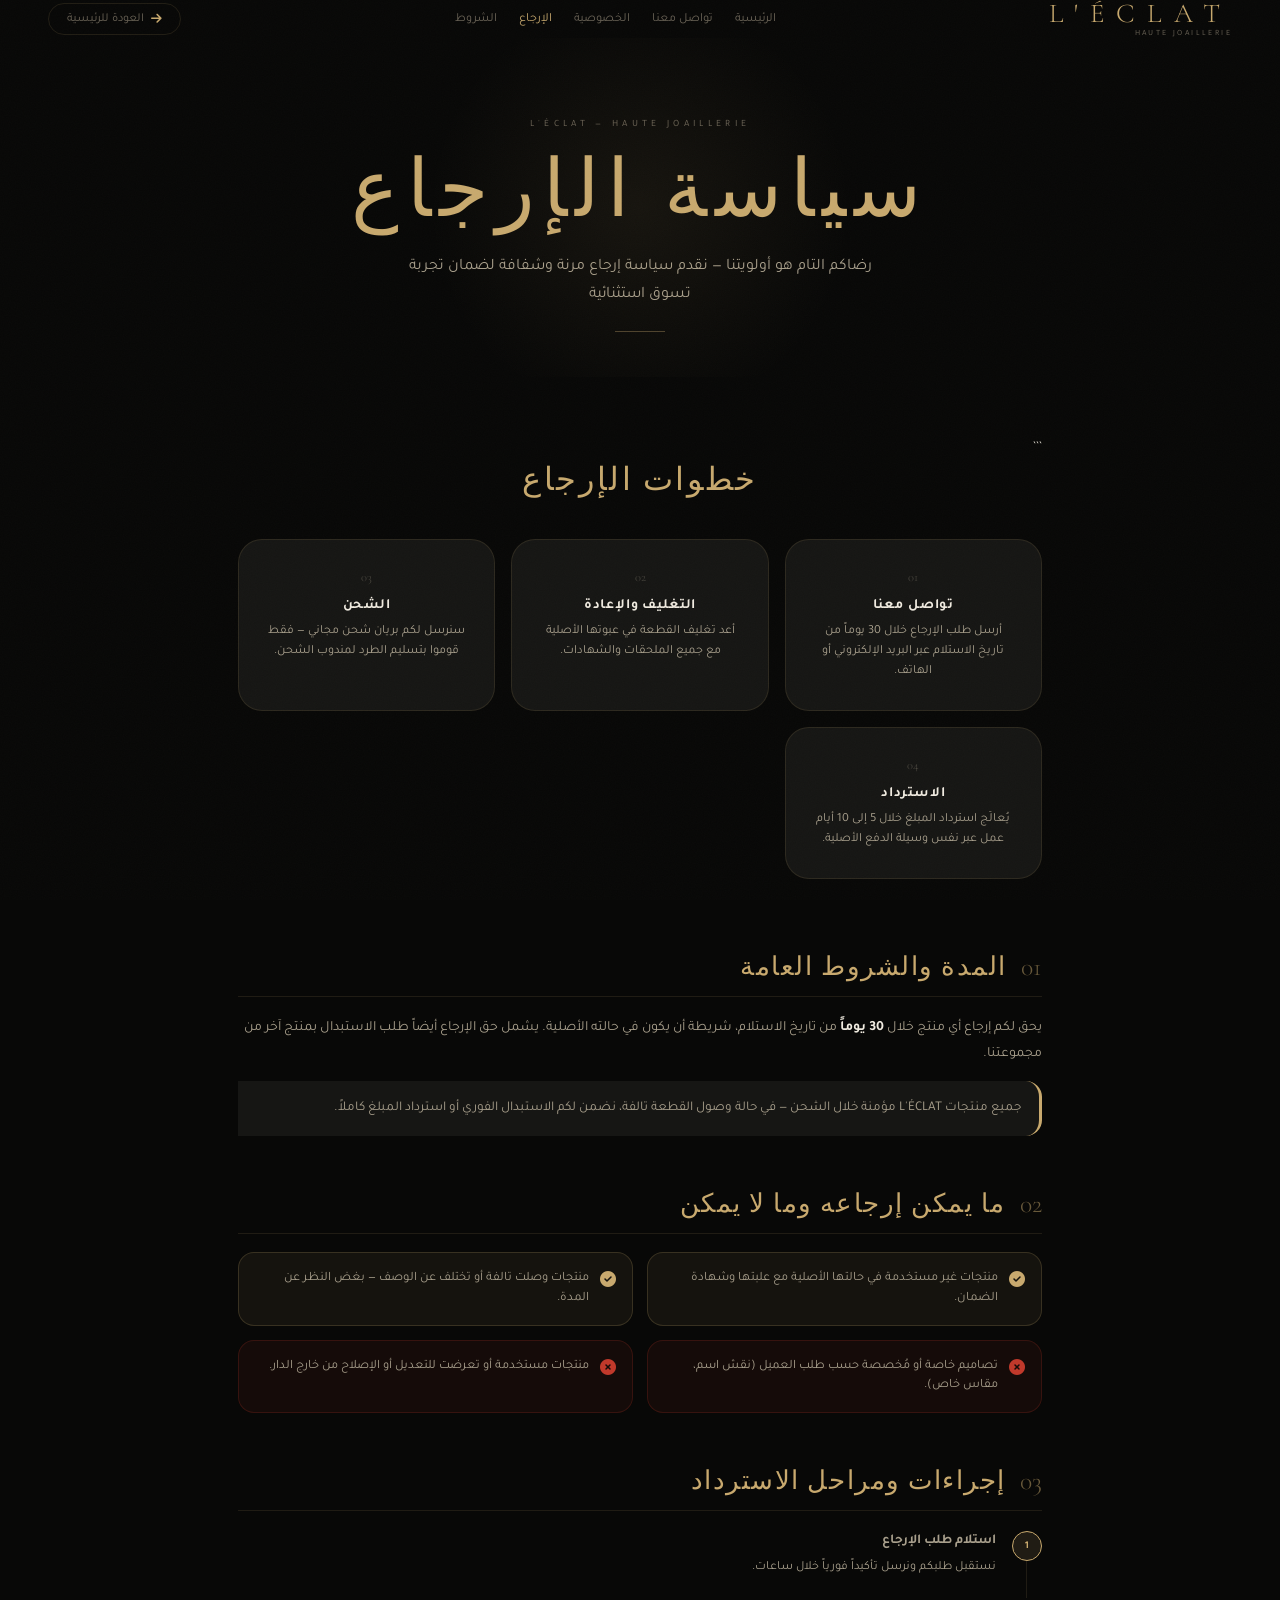
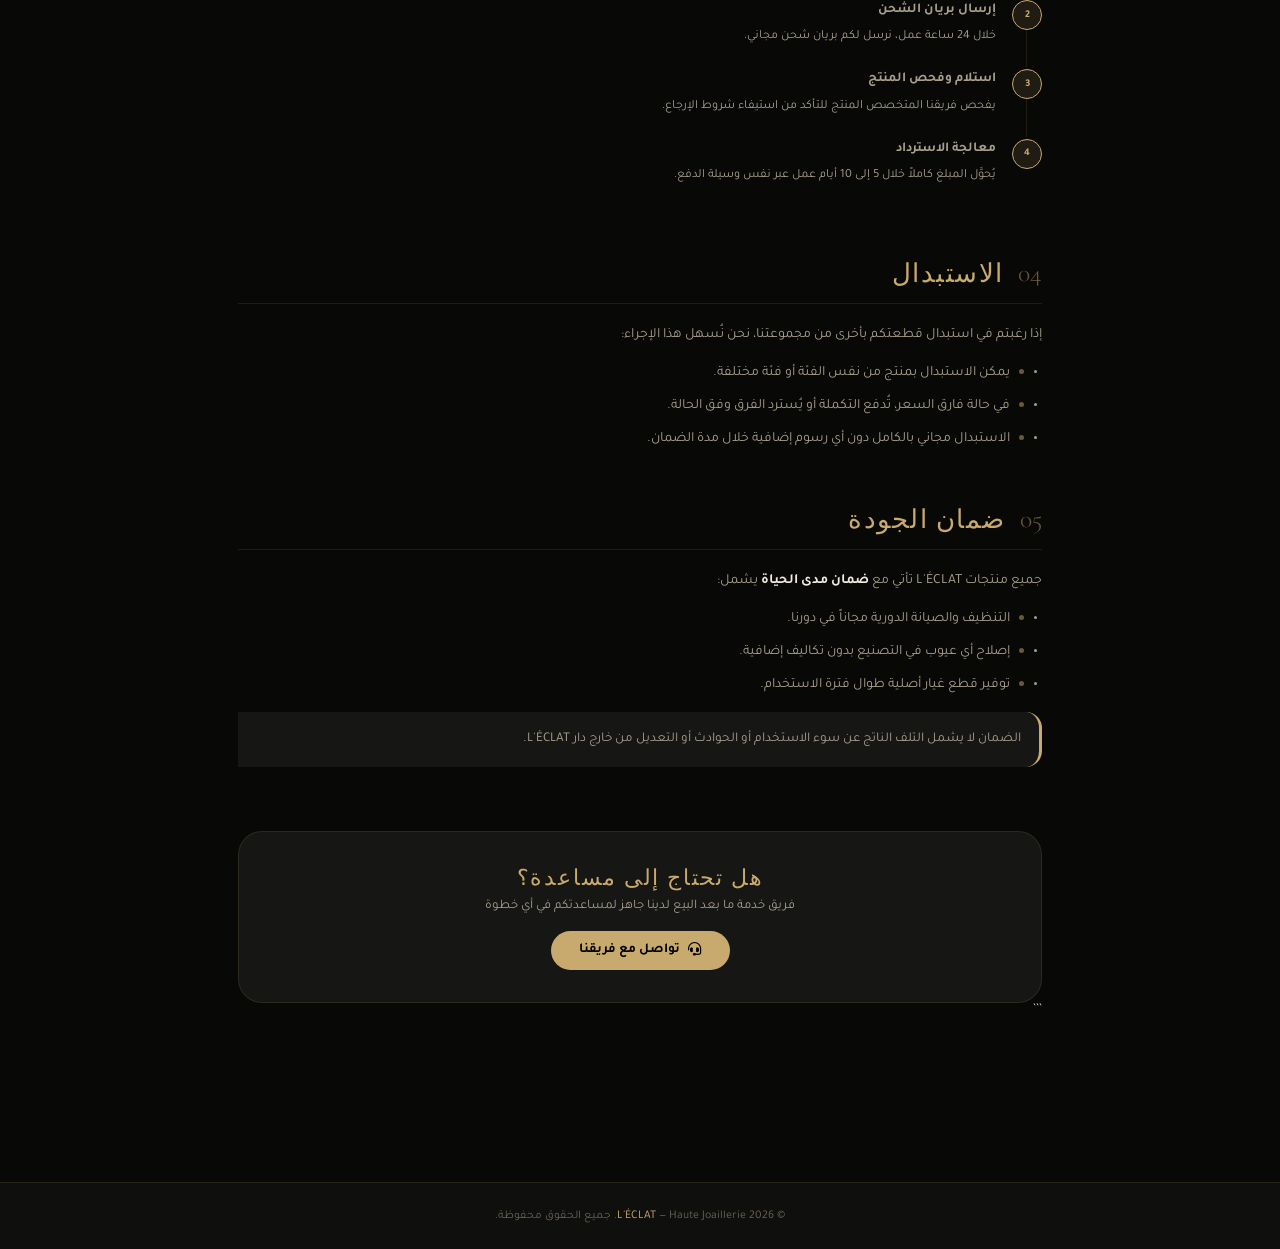
<file: returns.html>
<!DOCTYPE html>

<html lang="ar" dir="rtl">
<head>
  <meta charset="UTF-8" />
  <meta name="viewport" content="width=device-width, initial-scale=1.0" />
  <title>سياسة الإرجاع — L'ÉCLAT</title>
  <link rel="preconnect" href="https://fonts.googleapis.com" />
  <link rel="preconnect" href="https://fonts.gstatic.com" crossorigin />
  <link href="https://fonts.googleapis.com/css2?family=Cormorant+Garamond:ital,wght@0,300;0,400;1,400&family=Tajawal:wght@300;400;500;700&display=swap" rel="stylesheet" />
  <link rel="stylesheet" href="https://cdnjs.cloudflare.com/ajax/libs/font-awesome/6.5.0/css/all.min.css" crossorigin="anonymous" />
  <style>
    :root{
      --gold:#c8a96e;--gold-l:#e2c98c;--gold-dim:rgba(200,169,110,.13);
      --bg:#080807;--bg2:#0f0f0d;--bg3:#161614;--sf:#1c1b18;
      --line:rgba(200,169,110,.13);
      --txt:#f0ebe0;--ts:#a89f8c;--tm:#6a6356;
      --r:16px;--rl:24px;--rp:999px;--hh:68px;
      --tr:.3s cubic-bezier(.4,0,.2,1);
      --fd:'Cormorant Garamond',Georgia,serif;
    }
    *,*::before,*::after{margin:0;padding:0;box-sizing:border-box;}
    html{overflow-x:hidden;scroll-behavior:smooth;}
    body{font-family:'Tajawal',sans-serif;background:var(--bg);color:var(--txt);direction:rtl;overflow-x:hidden;min-height:100vh;}
    body::after{content:'';position:fixed;inset:0;pointer-events:none;z-index:9999;opacity:.022;background-image:url("data:image/svg+xml,%3Csvg xmlns='http://www.w3.org/2000/svg' width='200' height='200'%3E%3Cfilter id='n'%3E%3CfeTurbulence type='fractalNoise' baseFrequency='.85' numOctaves='4' stitchTiles='stitch'/%3E%3C/filter%3E%3Crect width='200' height='200' filter='url(%23n)'/%3E%3C/svg%3E");}
    ::-webkit-scrollbar{width:4px;} ::-webkit-scrollbar-track{background:var(--bg);} ::-webkit-scrollbar-thumb{background:var(--gold-dim);border-radius:4px;}
    a{color:inherit;text-decoration:none;} :focus-visible{outline:2px solid var(--gold);outline-offset:3px;border-radius:4px;}

```
.nav{position:sticky;top:0;z-index:500;height:var(--hh);border-bottom:1px solid var(--line);backdrop-filter:blur(20px);background:rgba(8,8,7,.88);}
.nav-in{max-width:1300px;margin-inline:auto;padding-inline:clamp(16px,4vw,48px);height:100%;display:flex;align-items:center;justify-content:space-between;gap:12px;}
.brand{display:flex;flex-direction:column;line-height:1;}
.bn{font-family:var(--fd);color:var(--gold);font-size:clamp(1.2rem,3vw,1.7rem);font-weight:300;letter-spacing:clamp(.15em,1.5vw,.45em);text-transform:uppercase;}
.bs{font-size:.5rem;letter-spacing:.3em;color:var(--tm);text-transform:uppercase;margin-top:3px;}
.nl{display:flex;gap:22px;list-style:none;}
.nl a{font-size:.78rem;color:var(--tm);transition:color var(--tr);}
.nl a:hover,.nl a.cur{color:var(--gold);}
@media(max-width:600px){.nl{display:none;}}
.back{display:inline-flex;align-items:center;gap:7px;padding:8px 18px;border:1px solid var(--line);border-radius:var(--rp);color:var(--tm);font-size:.76rem;font-family:inherit;background:none;cursor:pointer;transition:all var(--tr);}
.back:hover{border-color:var(--gold);color:var(--gold);}
.back i{color:var(--gold);}

.hero{text-align:center;padding:clamp(56px,9vh,100px) clamp(16px,4vw,48px) clamp(36px,5vh,60px);position:relative;overflow:hidden;}
.hero::before{content:'';position:absolute;top:-60px;left:50%;transform:translateX(-50%);width:min(460px,100%);height:460px;pointer-events:none;background:radial-gradient(circle,rgba(200,169,110,.08) 0%,transparent 65%);}
.ey{font-size:.6rem;letter-spacing:.45em;text-transform:uppercase;color:var(--tm);margin-bottom:12px;}
.ht{font-family:var(--fd);font-size:clamp(2.2rem,7vw,5rem);font-weight:300;color:var(--gold);letter-spacing:.1em;margin-bottom:14px;}
.hd{font-size:clamp(.88rem,2vw,1rem);color:var(--ts);max-width:min(500px,90%);margin-inline:auto;line-height:1.75;}
.gr{width:50px;height:1px;background:var(--gold);margin:22px auto 0;opacity:.35;}

.wrap{max-width:900px;margin-inline:auto;padding:clamp(32px,5vw,72px) clamp(16px,4vw,48px);}

/* STEPS */
.steps-title{font-family:var(--fd);font-size:clamp(1.5rem,3vw,2rem);font-weight:300;color:var(--gold);letter-spacing:.08em;text-align:center;margin-bottom:clamp(24px,4vw,40px);}
.steps{display:grid;grid-template-columns:repeat(auto-fill,minmax(min(220px,100%),1fr));gap:16px;margin-bottom:clamp(48px,6vw,72px);}
.step{background:var(--bg3);border:1px solid var(--line);border-radius:var(--rl);padding:clamp(20px,3vw,28px);text-align:center;transition:all var(--tr);}
.step:hover{border-color:var(--gold);transform:translateY(-4px);}
.step-n{font-family:var(--fd);font-size:2.5rem;font-weight:300;color:var(--gold);opacity:.35;line-height:1;margin-bottom:10px;}
.step h3{font-size:.88rem;font-weight:600;letter-spacing:.06em;margin-bottom:7px;}
.step p{font-size:.78rem;color:var(--ts);line-height:1.6;}

/* SECTIONS */
.sec{margin-bottom:clamp(32px,5vw,52px);}
.sec-head{display:flex;align-items:center;gap:14px;margin-bottom:18px;padding-bottom:14px;border-bottom:1px solid var(--line);}
.sec-num{font-family:var(--fd);font-size:1.6rem;font-weight:300;color:var(--gold);opacity:.5;line-height:1;flex-shrink:0;}
.sec-title{font-family:var(--fd);font-size:clamp(1.2rem,2.5vw,1.6rem);font-weight:300;color:var(--gold);letter-spacing:.06em;}
.sec-body{font-size:.88rem;color:var(--ts);line-height:1.85;}
.sec-body p{margin-bottom:12px;}
.sec-body p:last-child{margin-bottom:0;}
.sec-body strong{color:var(--txt);font-weight:600;}
.sec-body ul{padding-right:18px;margin:10px 0;display:flex;flex-direction:column;gap:7px;}
.sec-body ul li{position:relative;padding-right:14px;}
.sec-body ul li::before{content:'';position:absolute;right:0;top:9px;width:5px;height:5px;border-radius:50%;background:var(--gold);opacity:.5;}

/* CONDITIONS TABLE */
.cond-grid{display:grid;grid-template-columns:1fr 1fr;gap:14px;margin:14px 0;}
@media(max-width:500px){.cond-grid{grid-template-columns:1fr;}}
.cond-card{border-radius:var(--r);padding:16px;display:flex;align-items:flex-start;gap:11px;}
.cond-card.ok{background:rgba(200,169,110,.07);border:1px solid rgba(200,169,110,.2);}
.cond-card.no{background:rgba(192,57,43,.07);border:1px solid rgba(192,57,43,.2);}
.cond-card i{font-size:1rem;flex-shrink:0;margin-top:2px;}
.cond-card.ok i{color:var(--gold);}
.cond-card.no i{color:#c0392b;}
.cond-card p{font-size:.8rem;color:var(--ts);line-height:1.55;}

.highlight-box{background:var(--bg3);border-right:3px solid var(--gold);border-radius:0 var(--r) var(--r) 0;padding:16px 18px;margin:14px 0;font-size:.84rem;color:var(--ts);line-height:1.7;}

/* TIMELINE */
.timeline{display:flex;flex-direction:column;gap:0;margin:14px 0;}
.tl-item{display:flex;gap:16px;position:relative;}
.tl-item:not(:last-child)::before{content:'';position:absolute;right:15px;top:32px;bottom:0;width:1px;background:var(--line);}
.tl-dot{width:30px;height:30px;border-radius:50%;background:var(--gold-dim);border:1px solid var(--gold);display:flex;align-items:center;justify-content:center;flex-shrink:0;margin-top:2px;}
.tl-dot span{font-size:.65rem;font-weight:700;color:var(--gold);}
.tl-body{padding-bottom:20px;}
.tl-body h4{font-size:.85rem;font-weight:600;margin-bottom:4px;}
.tl-body p{font-size:.78rem;color:var(--ts);line-height:1.6;}

.contact-strip{background:var(--bg3);border:1px solid var(--line);border-radius:var(--rl);padding:clamp(20px,3vw,32px);text-align:center;margin-top:clamp(40px,6vw,64px);}
.contact-strip h3{font-family:var(--fd);font-size:1.4rem;font-weight:300;color:var(--gold);letter-spacing:.08em;margin-bottom:8px;}
.contact-strip p{font-size:.82rem;color:var(--ts);margin-bottom:16px;}
.cta-btn{display:inline-flex;align-items:center;gap:8px;padding:11px 28px;background:var(--gold);border:none;border-radius:var(--rp);color:#000;font-family:'Tajawal',sans-serif;font-size:.85rem;font-weight:700;cursor:pointer;transition:all var(--tr);}
.cta-btn:hover{background:var(--gold-l);transform:translateY(-2px);}

.foot{border-top:1px solid var(--line);background:var(--bg2);padding:26px clamp(16px,4vw,48px);margin-top:clamp(56px,8vw,96px);text-align:center;}
.foot p{font-size:.74rem;color:var(--tm);}
.foot a{color:var(--gold);}

.au{opacity:0;transform:translateY(18px);animation:aup .6s ease forwards;}
@keyframes aup{to{opacity:1;transform:none;}}
.d1{animation-delay:.05s;}.d2{animation-delay:.12s;}.d3{animation-delay:.2s;}
```

  </style>
</head>
<body>

  <header class="nav">
    <div class="nav-in">
      <a href="index.html" class="brand">
        <span class="bn">L'ÉCLAT</span>
        <span class="bs">Haute Joaillerie</span>
      </a>
      <nav aria-label="روابط الموقع">
        <ul class="nl">
          <li><a href="index.html">الرئيسية</a></li>
          <li><a href="contact.html">تواصل معنا</a></li>
          <li><a href="privacy.html">الخصوصية</a></li>
          <li><a href="returns.html" class="cur">الإرجاع</a></li>
          <li><a href="terms.html">الشروط</a></li>
        </ul>
      </nav>
      <a href="index.html" class="back">
        <i class="fas fa-arrow-right" aria-hidden="true"></i> العودة للرئيسية
      </a>
    </div>
  </header>

  <div class="hero">
    <p class="ey">L'ÉCLAT — Haute Joaillerie</p>
    <h1 class="ht">سياسة الإرجاع</h1>
    <p class="hd">رضاكم التام هو أولويتنا — نقدم سياسة إرجاع مرنة وشفافة لضمان تجربة تسوق استثنائية</p>
    <div class="gr"></div>
  </div>

  <main class="wrap">

```
<!-- STEPS -->
<h2 class="steps-title au d1">خطوات الإرجاع</h2>
<div class="steps au d1">
  <div class="step">
    <p class="step-n">01</p>
    <h3>تواصل معنا</h3>
    <p>أرسل طلب الإرجاع خلال 30 يوماً من تاريخ الاستلام عبر البريد الإلكتروني أو الهاتف.</p>
  </div>
  <div class="step">
    <p class="step-n">02</p>
    <h3>التغليف والإعادة</h3>
    <p>أعد تغليف القطعة في عبوتها الأصلية مع جميع الملحقات والشهادات.</p>
  </div>
  <div class="step">
    <p class="step-n">03</p>
    <h3>الشحن</h3>
    <p>سنرسل لكم بريان شحن مجاني — فقط قوموا بتسليم الطرد لمندوب الشحن.</p>
  </div>
  <div class="step">
    <p class="step-n">04</p>
    <h3>الاسترداد</h3>
    <p>يُعالَج استرداد المبلغ خلال 5 إلى 10 أيام عمل عبر نفس وسيلة الدفع الأصلية.</p>
  </div>
</div>

<!-- SECTIONS -->
<div class="sec au d2" id="s1">
  <div class="sec-head">
    <span class="sec-num">01</span>
    <h2 class="sec-title">المدة والشروط العامة</h2>
  </div>
  <div class="sec-body">
    <p>يحق لكم إرجاع أي منتج خلال <strong>30 يوماً</strong> من تاريخ الاستلام، شريطة أن يكون في حالته الأصلية. يشمل حق الإرجاع أيضاً طلب الاستبدال بمنتج آخر من مجموعتنا.</p>
    <div class="highlight-box">
      جميع منتجات L'ÉCLAT مؤمنة خلال الشحن — في حالة وصول القطعة تالفة، نضمن لكم الاستبدال الفوري أو استرداد المبلغ كاملاً.
    </div>
  </div>
</div>

<div class="sec au d2" id="s2">
  <div class="sec-head">
    <span class="sec-num">02</span>
    <h2 class="sec-title">ما يمكن إرجاعه وما لا يمكن</h2>
  </div>
  <div class="sec-body">
    <div class="cond-grid">
      <div class="cond-card ok">
        <i class="fas fa-check-circle" aria-hidden="true"></i>
        <p>منتجات غير مستخدمة في حالتها الأصلية مع علبتها وشهادة الضمان.</p>
      </div>
      <div class="cond-card ok">
        <i class="fas fa-check-circle" aria-hidden="true"></i>
        <p>منتجات وصلت تالفة أو تختلف عن الوصف — بغض النظر عن المدة.</p>
      </div>
      <div class="cond-card no">
        <i class="fas fa-times-circle" aria-hidden="true"></i>
        <p>تصاميم خاصة أو مُخصصة حسب طلب العميل (نقش اسم، مقاس خاص).</p>
      </div>
      <div class="cond-card no">
        <i class="fas fa-times-circle" aria-hidden="true"></i>
        <p>منتجات مستخدمة أو تعرضت للتعديل أو الإصلاح من خارج الدار.</p>
      </div>
    </div>
  </div>
</div>

<div class="sec au d2" id="s3">
  <div class="sec-head">
    <span class="sec-num">03</span>
    <h2 class="sec-title">إجراءات ومراحل الاسترداد</h2>
  </div>
  <div class="sec-body">
    <div class="timeline">
      <div class="tl-item">
        <div class="tl-dot"><span>1</span></div>
        <div class="tl-body">
          <h4>استلام طلب الإرجاع</h4>
          <p>نستقبل طلبكم ونرسل تأكيداً فورياً خلال ساعات.</p>
        </div>
      </div>
      <div class="tl-item">
        <div class="tl-dot"><span>2</span></div>
        <div class="tl-body">
          <h4>إرسال بريان الشحن</h4>
          <p>خلال 24 ساعة عمل، نرسل لكم بريان شحن مجاني.</p>
        </div>
      </div>
      <div class="tl-item">
        <div class="tl-dot"><span>3</span></div>
        <div class="tl-body">
          <h4>استلام وفحص المنتج</h4>
          <p>يفحص فريقنا المتخصص المنتج للتأكد من استيفاء شروط الإرجاع.</p>
        </div>
      </div>
      <div class="tl-item">
        <div class="tl-dot"><span>4</span></div>
        <div class="tl-body">
          <h4>معالجة الاسترداد</h4>
          <p>يُحوَّل المبلغ كاملاً خلال 5 إلى 10 أيام عمل عبر نفس وسيلة الدفع.</p>
        </div>
      </div>
    </div>
  </div>
</div>

<div class="sec au d2" id="s4">
  <div class="sec-head">
    <span class="sec-num">04</span>
    <h2 class="sec-title">الاستبدال</h2>
  </div>
  <div class="sec-body">
    <p>إذا رغبتم في استبدال قطعتكم بأخرى من مجموعتنا، نحن نُسهل هذا الإجراء:</p>
    <ul>
      <li>يمكن الاستبدال بمنتج من نفس الفئة أو فئة مختلفة.</li>
      <li>في حالة فارق السعر، تُدفع التكملة أو يُسترد الفرق وفق الحالة.</li>
      <li>الاستبدال مجاني بالكامل دون أي رسوم إضافية خلال مدة الضمان.</li>
    </ul>
  </div>
</div>

<div class="sec au d2" id="s5">
  <div class="sec-head">
    <span class="sec-num">05</span>
    <h2 class="sec-title">ضمان الجودة</h2>
  </div>
  <div class="sec-body">
    <p>جميع منتجات L'ÉCLAT تأتي مع <strong>ضمان مدى الحياة</strong> يشمل:</p>
    <ul>
      <li>التنظيف والصيانة الدورية مجاناً في دورنا.</li>
      <li>إصلاح أي عيوب في التصنيع بدون تكاليف إضافية.</li>
      <li>توفير قطع غيار أصلية طوال فترة الاستخدام.</li>
    </ul>
    <div class="highlight-box">
      الضمان لا يشمل التلف الناتج عن سوء الاستخدام أو الحوادث أو التعديل من خارج دار L'ÉCLAT.
    </div>
  </div>
</div>

<div class="contact-strip au d3">
  <h3>هل تحتاج إلى مساعدة؟</h3>
  <p>فريق خدمة ما بعد البيع لدينا جاهز لمساعدتكم في أي خطوة</p>
  <a href="contact.html" class="cta-btn">
    <i class="fas fa-headset" aria-hidden="true"></i>
    تواصل مع فريقنا
  </a>
</div>
```

  </main>

  <footer class="foot">
    <p>© 2026 <a href="index.html">L'ÉCLAT</a> — Haute Joaillerie. جميع الحقوق محفوظة.</p>
  </footer>

</body>
</html>
</file>
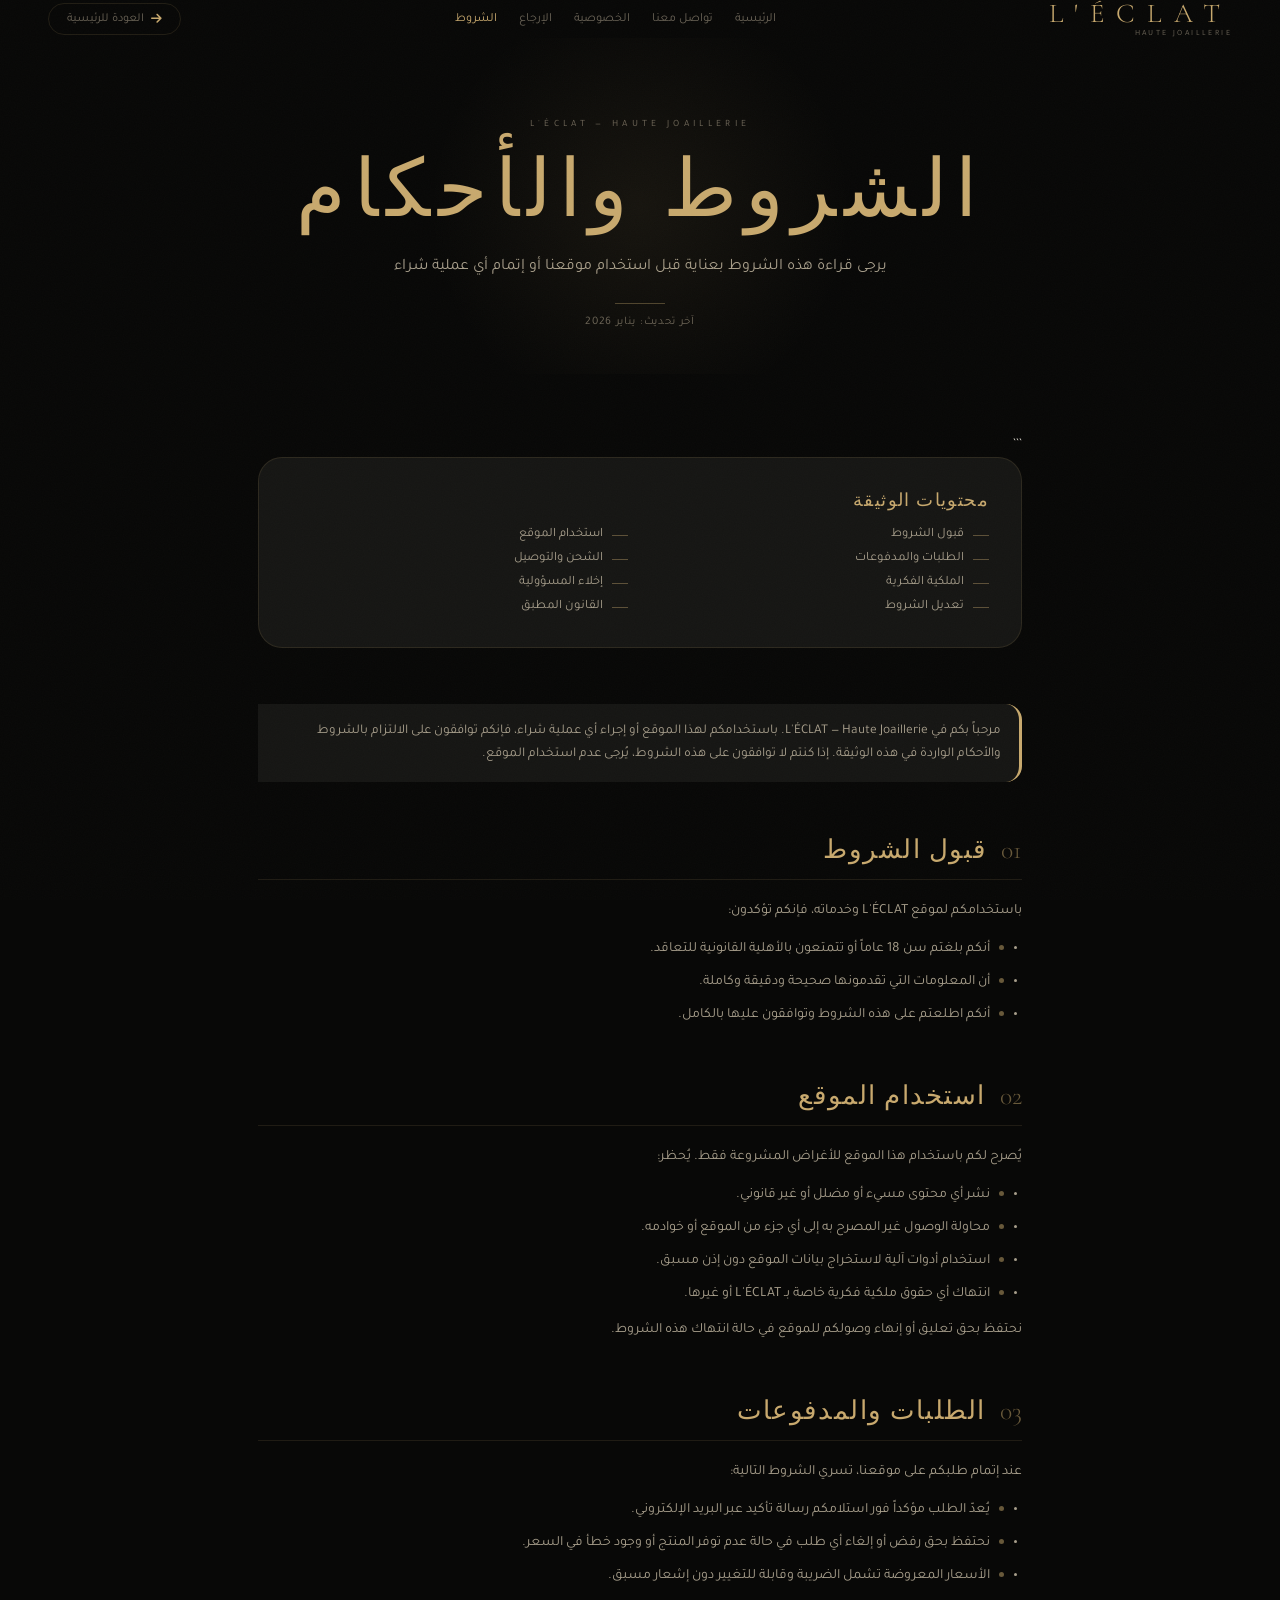
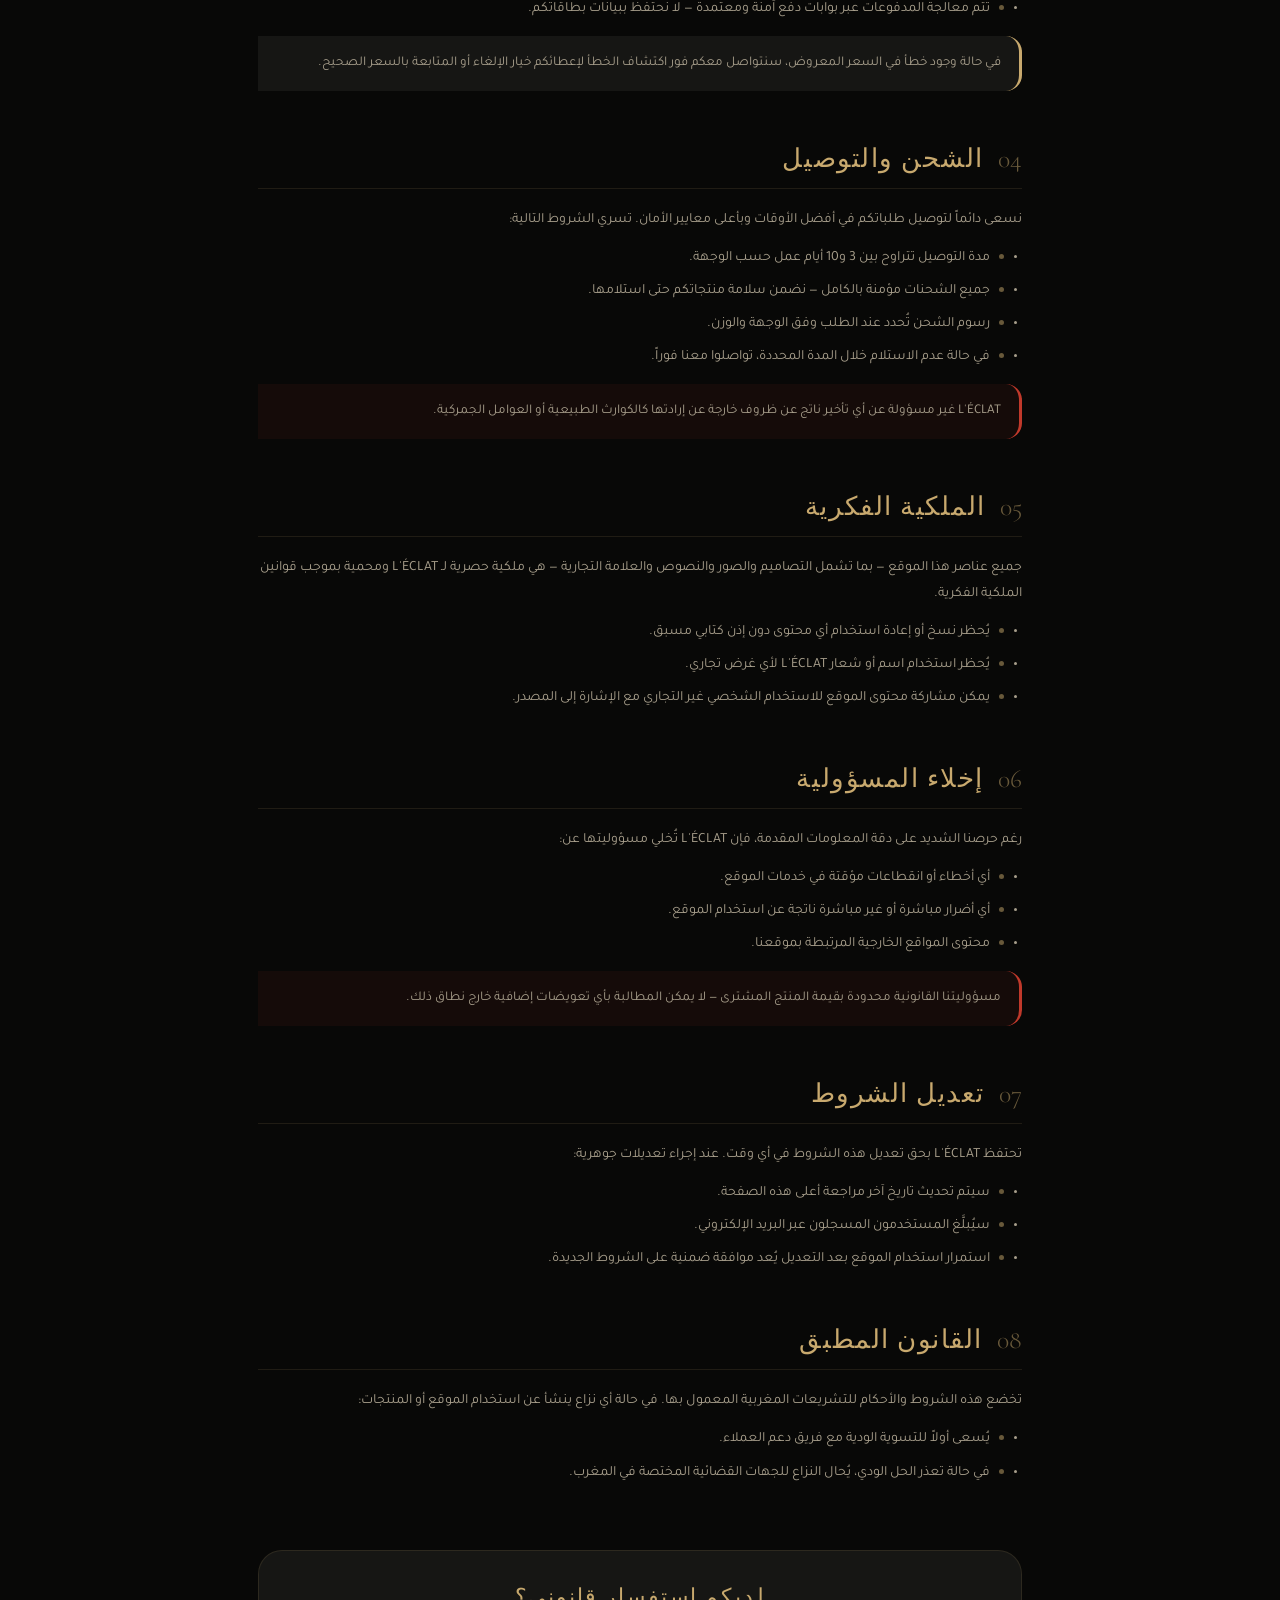
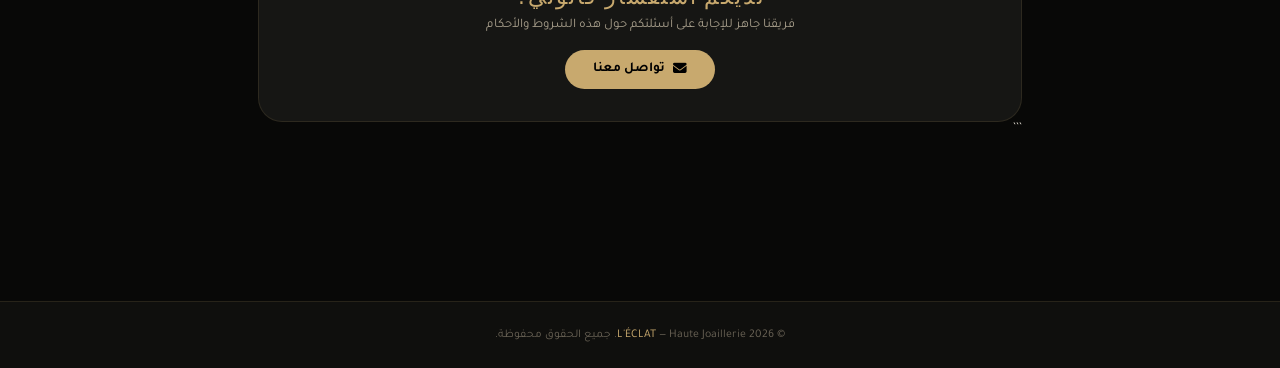
<file: terms.html>
<!DOCTYPE html>

<html lang="ar" dir="rtl">
<head>
  <meta charset="UTF-8" />
  <meta name="viewport" content="width=device-width, initial-scale=1.0" />
  <title>الشروط والأحكام — L'ÉCLAT</title>
  <link rel="preconnect" href="https://fonts.googleapis.com" />
  <link rel="preconnect" href="https://fonts.gstatic.com" crossorigin />
  <link href="https://fonts.googleapis.com/css2?family=Cormorant+Garamond:ital,wght@0,300;0,400;1,400&family=Tajawal:wght@300;400;500;700&display=swap" rel="stylesheet" />
  <link rel="stylesheet" href="https://cdnjs.cloudflare.com/ajax/libs/font-awesome/6.5.0/css/all.min.css" crossorigin="anonymous" />
  <style>
    :root{
      --gold:#c8a96e;--gold-l:#e2c98c;--gold-dim:rgba(200,169,110,.13);
      --bg:#080807;--bg2:#0f0f0d;--bg3:#161614;--sf:#1c1b18;
      --line:rgba(200,169,110,.13);
      --txt:#f0ebe0;--ts:#a89f8c;--tm:#6a6356;
      --r:16px;--rl:24px;--rp:999px;--hh:68px;
      --tr:.3s cubic-bezier(.4,0,.2,1);
      --fd:'Cormorant Garamond',Georgia,serif;
    }
    *,*::before,*::after{margin:0;padding:0;box-sizing:border-box;}
    html{overflow-x:hidden;scroll-behavior:smooth;}
    body{font-family:'Tajawal',sans-serif;background:var(--bg);color:var(--txt);direction:rtl;overflow-x:hidden;min-height:100vh;}
    body::after{content:'';position:fixed;inset:0;pointer-events:none;z-index:9999;opacity:.022;background-image:url("data:image/svg+xml,%3Csvg xmlns='http://www.w3.org/2000/svg' width='200' height='200'%3E%3Cfilter id='n'%3E%3CfeTurbulence type='fractalNoise' baseFrequency='.85' numOctaves='4' stitchTiles='stitch'/%3E%3C/filter%3E%3Crect width='200' height='200' filter='url(%23n)'/%3E%3C/svg%3E");}
    ::-webkit-scrollbar{width:4px;} ::-webkit-scrollbar-track{background:var(--bg);} ::-webkit-scrollbar-thumb{background:var(--gold-dim);border-radius:4px;}
    a{color:inherit;text-decoration:none;} :focus-visible{outline:2px solid var(--gold);outline-offset:3px;border-radius:4px;}

```
.nav{position:sticky;top:0;z-index:500;height:var(--hh);border-bottom:1px solid var(--line);backdrop-filter:blur(20px);background:rgba(8,8,7,.88);}
.nav-in{max-width:1300px;margin-inline:auto;padding-inline:clamp(16px,4vw,48px);height:100%;display:flex;align-items:center;justify-content:space-between;gap:12px;}
.brand{display:flex;flex-direction:column;line-height:1;}
.bn{font-family:var(--fd);color:var(--gold);font-size:clamp(1.2rem,3vw,1.7rem);font-weight:300;letter-spacing:clamp(.15em,1.5vw,.45em);text-transform:uppercase;}
.bs{font-size:.5rem;letter-spacing:.3em;color:var(--tm);text-transform:uppercase;margin-top:3px;}
.nl{display:flex;gap:22px;list-style:none;}
.nl a{font-size:.78rem;color:var(--tm);transition:color var(--tr);}
.nl a:hover,.nl a.cur{color:var(--gold);}
@media(max-width:600px){.nl{display:none;}}
.back{display:inline-flex;align-items:center;gap:7px;padding:8px 18px;border:1px solid var(--line);border-radius:var(--rp);color:var(--tm);font-size:.76rem;font-family:inherit;background:none;cursor:pointer;transition:all var(--tr);}
.back:hover{border-color:var(--gold);color:var(--gold);}
.back i{color:var(--gold);}

.hero{text-align:center;padding:clamp(56px,9vh,100px) clamp(16px,4vw,48px) clamp(36px,5vh,60px);position:relative;overflow:hidden;}
.hero::before{content:'';position:absolute;top:-60px;left:50%;transform:translateX(-50%);width:min(460px,100%);height:460px;pointer-events:none;background:radial-gradient(circle,rgba(200,169,110,.08) 0%,transparent 65%);}
.ey{font-size:.6rem;letter-spacing:.45em;text-transform:uppercase;color:var(--tm);margin-bottom:12px;}
.ht{font-family:var(--fd);font-size:clamp(2.2rem,7vw,5rem);font-weight:300;color:var(--gold);letter-spacing:.1em;margin-bottom:14px;}
.hd{font-size:clamp(.88rem,2vw,1rem);color:var(--ts);max-width:min(500px,90%);margin-inline:auto;line-height:1.75;}
.gr{width:50px;height:1px;background:var(--gold);margin:22px auto 0;opacity:.35;}
.upd{font-size:.72rem;color:var(--tm);margin-top:12px;letter-spacing:.06em;}

.wrap{max-width:860px;margin-inline:auto;padding:clamp(32px,5vw,72px) clamp(16px,4vw,48px);}

/* TOC */
.toc{background:var(--bg3);border:1px solid var(--line);border-radius:var(--rl);padding:clamp(20px,3vw,32px);margin-bottom:clamp(36px,5vw,56px);}
.toc-title{font-family:var(--fd);font-size:1.1rem;font-weight:300;color:var(--gold);letter-spacing:.08em;margin-bottom:16px;}
.toc-list{list-style:none;display:grid;grid-template-columns:1fr 1fr;gap:8px 24px;}
@media(max-width:500px){.toc-list{grid-template-columns:1fr;}}
.toc-list li{display:flex;align-items:center;gap:9px;}
.toc-list li::before{content:'';width:16px;height:1px;background:var(--gold);opacity:.4;flex-shrink:0;}
.toc-list a{font-size:.8rem;color:var(--ts);transition:color var(--tr);}
.toc-list a:hover{color:var(--gold);}

/* SECTIONS */
.sec{margin-bottom:clamp(32px,5vw,52px);}
.sec-head{display:flex;align-items:center;gap:14px;margin-bottom:18px;padding-bottom:14px;border-bottom:1px solid var(--line);}
.sec-num{font-family:var(--fd);font-size:1.6rem;font-weight:300;color:var(--gold);opacity:.5;line-height:1;flex-shrink:0;}
.sec-title{font-family:var(--fd);font-size:clamp(1.2rem,2.5vw,1.6rem);font-weight:300;color:var(--gold);letter-spacing:.06em;}
.sec-body{font-size:.88rem;color:var(--ts);line-height:1.85;}
.sec-body p{margin-bottom:12px;}
.sec-body p:last-child{margin-bottom:0;}
.sec-body strong{color:var(--txt);font-weight:600;}
.sec-body ul{padding-right:18px;margin:10px 0;display:flex;flex-direction:column;gap:7px;}
.sec-body ul li{position:relative;padding-right:14px;}
.sec-body ul li::before{content:'';position:absolute;right:0;top:9px;width:5px;height:5px;border-radius:50%;background:var(--gold);opacity:.5;}

.highlight-box{background:var(--bg3);border-right:3px solid var(--gold);border-radius:0 var(--r) var(--r) 0;padding:16px 18px;margin:14px 0;font-size:.84rem;color:var(--ts);line-height:1.7;}
.warn-box{background:rgba(192,57,43,.07);border-right:3px solid #c0392b;border-radius:0 var(--r) var(--r) 0;padding:16px 18px;margin:14px 0;font-size:.84rem;color:var(--ts);line-height:1.7;}

.contact-strip{background:var(--bg3);border:1px solid var(--line);border-radius:var(--rl);padding:clamp(20px,3vw,32px);text-align:center;margin-top:clamp(40px,6vw,64px);}
.contact-strip h3{font-family:var(--fd);font-size:1.4rem;font-weight:300;color:var(--gold);letter-spacing:.08em;margin-bottom:8px;}
.contact-strip p{font-size:.82rem;color:var(--ts);margin-bottom:16px;}
.cta-btn{display:inline-flex;align-items:center;gap:8px;padding:11px 28px;background:var(--gold);border:none;border-radius:var(--rp);color:#000;font-family:'Tajawal',sans-serif;font-size:.85rem;font-weight:700;cursor:pointer;transition:all var(--tr);}
.cta-btn:hover{background:var(--gold-l);transform:translateY(-2px);}

.foot{border-top:1px solid var(--line);background:var(--bg2);padding:26px clamp(16px,4vw,48px);margin-top:clamp(56px,8vw,96px);text-align:center;}
.foot p{font-size:.74rem;color:var(--tm);}
.foot a{color:var(--gold);}

.au{opacity:0;transform:translateY(18px);animation:aup .6s ease forwards;}
@keyframes aup{to{opacity:1;transform:none;}}
.d1{animation-delay:.05s;}.d2{animation-delay:.12s;}.d3{animation-delay:.2s;}
```

  </style>
</head>
<body>

  <header class="nav">
    <div class="nav-in">
      <a href="index.html" class="brand">
        <span class="bn">L'ÉCLAT</span>
        <span class="bs">Haute Joaillerie</span>
      </a>
      <nav aria-label="روابط الموقع">
        <ul class="nl">
          <li><a href="index.html">الرئيسية</a></li>
          <li><a href="contact.html">تواصل معنا</a></li>
          <li><a href="privacy.html">الخصوصية</a></li>
          <li><a href="returns.html">الإرجاع</a></li>
          <li><a href="terms.html" class="cur">الشروط</a></li>
        </ul>
      </nav>
      <a href="index.html" class="back">
        <i class="fas fa-arrow-right" aria-hidden="true"></i> العودة للرئيسية
      </a>
    </div>
  </header>

  <div class="hero">
    <p class="ey">L'ÉCLAT — Haute Joaillerie</p>
    <h1 class="ht">الشروط والأحكام</h1>
    <p class="hd">يرجى قراءة هذه الشروط بعناية قبل استخدام موقعنا أو إتمام أي عملية شراء</p>
    <div class="gr"></div>
    <p class="upd">آخر تحديث: يناير 2026</p>
  </div>

  <main class="wrap">

```
<!-- TOC -->
<div class="toc au d1">
  <p class="toc-title">محتويات الوثيقة</p>
  <ul class="toc-list">
    <li><a href="#s1">قبول الشروط</a></li>
    <li><a href="#s2">استخدام الموقع</a></li>
    <li><a href="#s3">الطلبات والمدفوعات</a></li>
    <li><a href="#s4">الشحن والتوصيل</a></li>
    <li><a href="#s5">الملكية الفكرية</a></li>
    <li><a href="#s6">إخلاء المسؤولية</a></li>
    <li><a href="#s7">تعديل الشروط</a></li>
    <li><a href="#s8">القانون المطبق</a></li>
  </ul>
</div>

<!-- INTRO -->
<div class="sec au d2">
  <div class="sec-body">
    <div class="highlight-box">
      مرحباً بكم في L'ÉCLAT — Haute Joaillerie. باستخدامكم لهذا الموقع أو إجراء أي عملية شراء، فإنكم توافقون على الالتزام بالشروط والأحكام الواردة في هذه الوثيقة. إذا كنتم لا توافقون على هذه الشروط، يُرجى عدم استخدام الموقع.
    </div>
  </div>
</div>

<div class="sec au d2" id="s1">
  <div class="sec-head">
    <span class="sec-num">01</span>
    <h2 class="sec-title">قبول الشروط</h2>
  </div>
  <div class="sec-body">
    <p>باستخدامكم لموقع L'ÉCLAT وخدماته، فإنكم تؤكدون:</p>
    <ul>
      <li>أنكم بلغتم سن 18 عاماً أو تتمتعون بالأهلية القانونية للتعاقد.</li>
      <li>أن المعلومات التي تقدمونها صحيحة ودقيقة وكاملة.</li>
      <li>أنكم اطلعتم على هذه الشروط وتوافقون عليها بالكامل.</li>
    </ul>
  </div>
</div>

<div class="sec au d2" id="s2">
  <div class="sec-head">
    <span class="sec-num">02</span>
    <h2 class="sec-title">استخدام الموقع</h2>
  </div>
  <div class="sec-body">
    <p>يُصرح لكم باستخدام هذا الموقع للأغراض المشروعة فقط. يُحظر:</p>
    <ul>
      <li>نشر أي محتوى مسيء أو مضلل أو غير قانوني.</li>
      <li>محاولة الوصول غير المصرح به إلى أي جزء من الموقع أو خوادمه.</li>
      <li>استخدام أدوات آلية لاستخراج بيانات الموقع دون إذن مسبق.</li>
      <li>انتهاك أي حقوق ملكية فكرية خاصة بـ L'ÉCLAT أو غيرها.</li>
    </ul>
    <p>نحتفظ بحق تعليق أو إنهاء وصولكم للموقع في حالة انتهاك هذه الشروط.</p>
  </div>
</div>

<div class="sec au d2" id="s3">
  <div class="sec-head">
    <span class="sec-num">03</span>
    <h2 class="sec-title">الطلبات والمدفوعات</h2>
  </div>
  <div class="sec-body">
    <p>عند إتمام طلبكم على موقعنا، تسري الشروط التالية:</p>
    <ul>
      <li>يُعدّ الطلب مؤكداً فور استلامكم رسالة تأكيد عبر البريد الإلكتروني.</li>
      <li>نحتفظ بحق رفض أو إلغاء أي طلب في حالة عدم توفر المنتج أو وجود خطأ في السعر.</li>
      <li>الأسعار المعروضة تشمل الضريبة وقابلة للتغيير دون إشعار مسبق.</li>
      <li>تتم معالجة المدفوعات عبر بوابات دفع آمنة ومعتمدة — لا نحتفظ ببيانات بطاقاتكم.</li>
    </ul>
    <div class="highlight-box">
      في حالة وجود خطأ في السعر المعروض، سنتواصل معكم فور اكتشاف الخطأ لإعطائكم خيار الإلغاء أو المتابعة بالسعر الصحيح.
    </div>
  </div>
</div>

<div class="sec au d2" id="s4">
  <div class="sec-head">
    <span class="sec-num">04</span>
    <h2 class="sec-title">الشحن والتوصيل</h2>
  </div>
  <div class="sec-body">
    <p>نسعى دائماً لتوصيل طلباتكم في أفضل الأوقات وبأعلى معايير الأمان. تسري الشروط التالية:</p>
    <ul>
      <li>مدة التوصيل تتراوح بين 3 و10 أيام عمل حسب الوجهة.</li>
      <li>جميع الشحنات مؤمنة بالكامل — نضمن سلامة منتجاتكم حتى استلامها.</li>
      <li>رسوم الشحن تُحدد عند الطلب وفق الوجهة والوزن.</li>
      <li>في حالة عدم الاستلام خلال المدة المحددة، تواصلوا معنا فوراً.</li>
    </ul>
    <div class="warn-box">
      L'ÉCLAT غير مسؤولة عن أي تأخير ناتج عن ظروف خارجة عن إرادتها كالكوارث الطبيعية أو العوامل الجمركية.
    </div>
  </div>
</div>

<div class="sec au d2" id="s5">
  <div class="sec-head">
    <span class="sec-num">05</span>
    <h2 class="sec-title">الملكية الفكرية</h2>
  </div>
  <div class="sec-body">
    <p>جميع عناصر هذا الموقع — بما تشمل التصاميم والصور والنصوص والعلامة التجارية — هي ملكية حصرية لـ L'ÉCLAT ومحمية بموجب قوانين الملكية الفكرية.</p>
    <ul>
      <li>يُحظر نسخ أو إعادة استخدام أي محتوى دون إذن كتابي مسبق.</li>
      <li>يُحظر استخدام اسم أو شعار L'ÉCLAT لأي غرض تجاري.</li>
      <li>يمكن مشاركة محتوى الموقع للاستخدام الشخصي غير التجاري مع الإشارة إلى المصدر.</li>
    </ul>
  </div>
</div>

<div class="sec au d2" id="s6">
  <div class="sec-head">
    <span class="sec-num">06</span>
    <h2 class="sec-title">إخلاء المسؤولية</h2>
  </div>
  <div class="sec-body">
    <p>رغم حرصنا الشديد على دقة المعلومات المقدمة، فإن L'ÉCLAT تُخلي مسؤوليتها عن:</p>
    <ul>
      <li>أي أخطاء أو انقطاعات مؤقتة في خدمات الموقع.</li>
      <li>أي أضرار مباشرة أو غير مباشرة ناتجة عن استخدام الموقع.</li>
      <li>محتوى المواقع الخارجية المرتبطة بموقعنا.</li>
    </ul>
    <div class="warn-box">
      مسؤوليتنا القانونية محدودة بقيمة المنتج المشترى — لا يمكن المطالبة بأي تعويضات إضافية خارج نطاق ذلك.
    </div>
  </div>
</div>

<div class="sec au d2" id="s7">
  <div class="sec-head">
    <span class="sec-num">07</span>
    <h2 class="sec-title">تعديل الشروط</h2>
  </div>
  <div class="sec-body">
    <p>تحتفظ L'ÉCLAT بحق تعديل هذه الشروط في أي وقت. عند إجراء تعديلات جوهرية:</p>
    <ul>
      <li>سيتم تحديث تاريخ آخر مراجعة أعلى هذه الصفحة.</li>
      <li>سيُبلَّغ المستخدمون المسجلون عبر البريد الإلكتروني.</li>
      <li>استمرار استخدام الموقع بعد التعديل يُعد موافقة ضمنية على الشروط الجديدة.</li>
    </ul>
  </div>
</div>

<div class="sec au d2" id="s8">
  <div class="sec-head">
    <span class="sec-num">08</span>
    <h2 class="sec-title">القانون المطبق</h2>
  </div>
  <div class="sec-body">
    <p>تخضع هذه الشروط والأحكام للتشريعات المغربية المعمول بها. في حالة أي نزاع ينشأ عن استخدام الموقع أو المنتجات:</p>
    <ul>
      <li>يُسعى أولاً للتسوية الودية مع فريق دعم العملاء.</li>
      <li>في حالة تعذر الحل الودي، يُحال النزاع للجهات القضائية المختصة في المغرب.</li>
    </ul>
  </div>
</div>

<!-- CTA -->
<div class="contact-strip au d3">
  <h3>لديكم استفسار قانوني؟</h3>
  <p>فريقنا جاهز للإجابة على أسئلتكم حول هذه الشروط والأحكام</p>
  <a href="contact.html" class="cta-btn">
    <i class="fas fa-envelope" aria-hidden="true"></i>
    تواصل معنا
  </a>
</div>
```

  </main>

  <footer class="foot">
    <p>© 2026 <a href="index.html">L'ÉCLAT</a> — Haute Joaillerie. جميع الحقوق محفوظة.</p>
  </footer>

</body>
</html>
</file>
